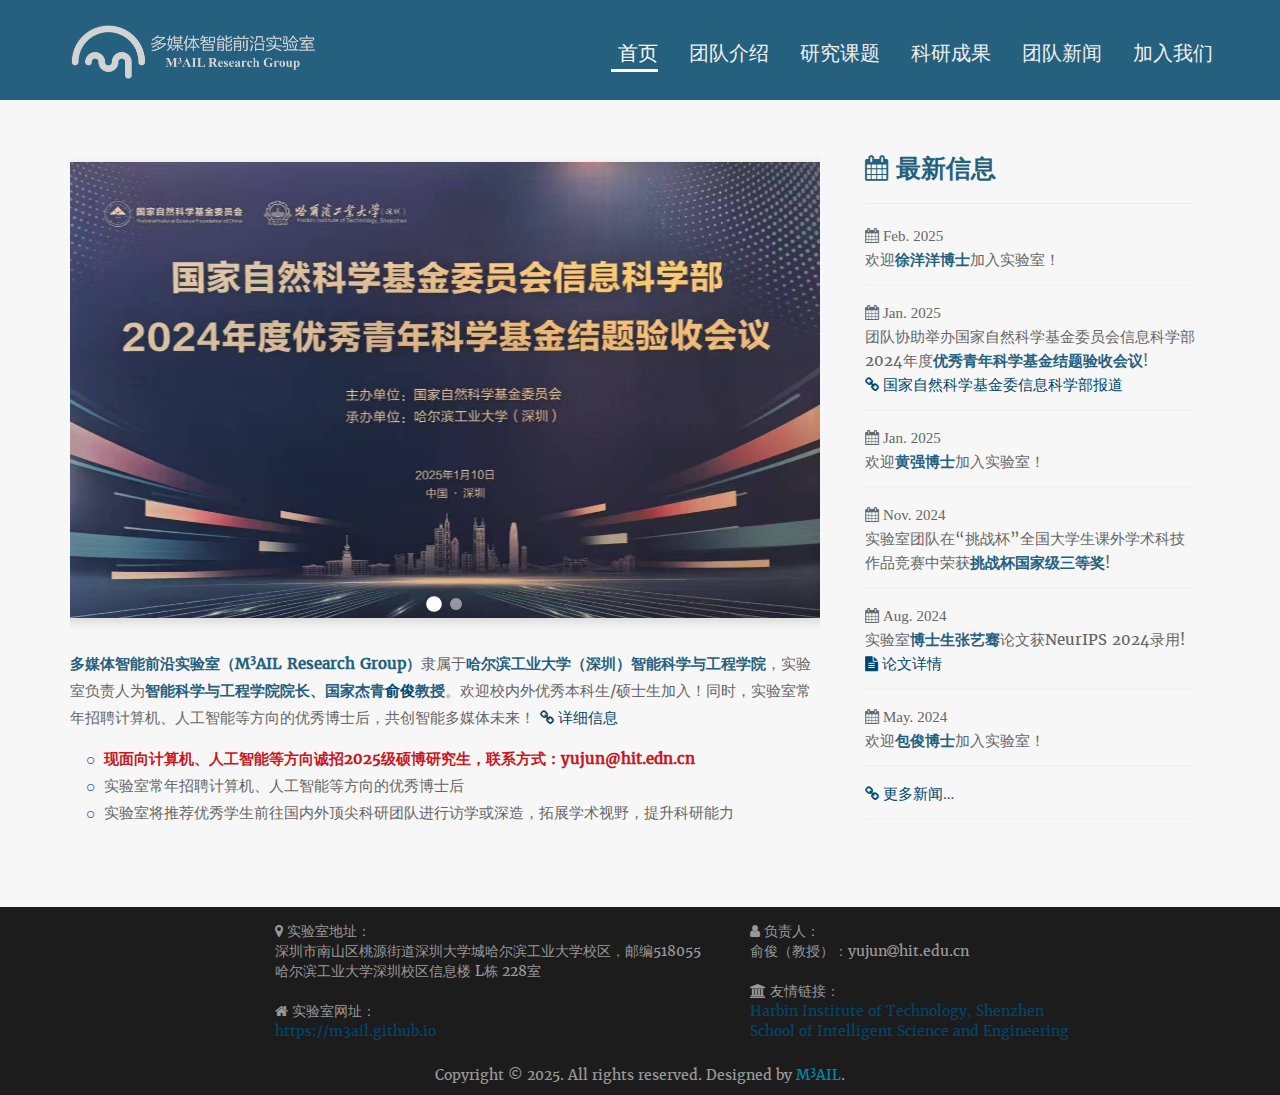
<file: index.html>
<!DOCTYPE html>
<html lang="en">

<head>
  <meta charset="utf-8" />
  <meta http-equiv="X-UA-Compatible" content="IE=edge" />
  <meta name="viewport" content="width=device-width, initial-scale=1" />
  <meta name="description" content="" />
  <meta name="author" content="" />
  <title>多媒体智能前沿实验室</title>
  <link rel="icon" type="image/x-icon" href="images/logo_head_0.png" />
  <!-- Bootstrap Core CSS -->
  <link href="css/bootstrap.min.css" rel="stylesheet" />
  <!-- Custom Fonts -->
  <link href="font-awesome/css/font-awesome.min.css" rel="stylesheet" type="text/css" />
  <!-- Custom CSS -->
  <link rel="stylesheet" href="css/patros.css" />
</head>

<body data-spy="scroll">
  <!-- Navigation -->
  <nav class="navbar navbar-inverse navbar-fixed-top">
    <div class="container">
      <div class="navbar-header">
        <button type="button" class="navbar-toggle" data-toggle="collapse" data-target="#bs-example-navbar-collapse-1">
          <span class="sr-only"></span>
          <span class="icon-bar"></span>
          <span class="icon-bar"></span>
          <span class="icon-bar"></span>
        </button>
        <a class="navbar-brand" href="index.html"><img src="images/logo.png" class="logo-img" alt="company logo" /></a>
      </div>
      <div class="collapse navbar-collapse" id="bs-example-navbar-collapse-1">
        <ul class="nav navbar-nav navbar-right custom-menu">
          <li class="active"><a href="index.html">首页</a></li>
          <li><a href="people.html">团队介绍</a></li>
          <li><a href="research.html">研究课题</a></li>
          <li><a href="publications.html">科研成果</a></li>
          <li><a href="news.html">团队新闻</a></li>
          <li><a href="joinus.html">加入我们</a></li>
        </ul>
      </div>
    </div>
  </nav>

  <!-- Page Content -->

  <section id="about">
    <div class="container blog">
      <div class="row">
        <!-- Blog Column -->
        <div class="col-md-8">
          <div class="slider-container">
            <div class="image-track">
              <!-- <a href="#1" class="image-item">
                <img src="images\IEEE SPS Best Paper - Jun Yu.png" alt="Image 1">
              </a> -->
              <a href="#1" class="image-item">
                <img src="news\images\conference-2.jpg" alt="Image 1">
              </a>
              <a href="#2" class="image-item">
                <img src="news\images\tiaozhanbei-1.jpg" alt="Image 2">
              </a>
              <!-- 添加更多图片 -->
            </div>
            <div class="pagination-dots"></div>
          </div>

          <p class="detail-text">
            <b><news-strong>多媒体智能前沿实验室（M<sup>3</sup>AIL Research Group）</news-strong></b>隶属于<b><news-strong>哈尔滨工业大学（深圳）智能科学与工程学院</news-strong></b>，实验室负责人为<b><news-strong>智能科学与工程学院院长、国家杰青<a href="https://faculty.hitsz.edu.cn/yujun" target="_blank">俞俊</a>教授</news-strong></b>。欢迎校内外优秀本科生/硕士生加入！同时，实验室常年招聘计算机、人工智能等方向的优秀博士后，共创智能多媒体未来！
            <a href="joinus.html" target="_blank">
              <i class="fa fa-link"> 详细信息</i></a>
            <br />
          </p>
          <ul>
            <li><strong>现面向计算机、人工智能等方向诚招2025级硕博研究生，联系方式：yujun@hit.edn.cn</strong></li>
            <li>实验室常年招聘计算机、人工智能等方向的优秀博士后</li>
            <li>实验室将推荐优秀学生前往国内外顶尖科研团队进行访学或深造，拓展学术视野，提升科研能力</li>
          </ul>
        </div>

        <!-- 侧边栏 -->
        <aside class="col-md-4">
          <!-- Latest News -->
          <div class="blog-sidebar">
            <h2 class="sidebar-title">
              <b><news-strong><i class="fa fa-calendar"></i> 最新信息</news-strong></b>
            </h2>
            <hr/>

            <div class="media">
              <div class="media-body">
                <i class="fa fa-calendar"> Feb. 2025</i> <br />
                欢迎<b><news-strong>徐洋洋博士</news-strong></b>加入实验室！
              </div>
            </div>

            <div class="media">
              <div class="media-body">
                <i class="fa fa-calendar"> Jan. 2025</i> <br />
                团队协助举办国家自然科学基金委员会信息科学部2024年度<b><news-strong>优秀青年科学基金结题验收会议</news-strong></b>! </br>
                <a href="https://www.nsfc.gov.cn/publish/portal0/tab445/info94329.htm"><i class="fa fa-link"> 国家自然科学基金委信息科学部报道</i></a>
              </div>
            </div>

            <div class="media">
              <div class="media-body">
                <i class="fa fa-calendar"> Jan. 2025</i> <br />
                欢迎<b><news-strong>黄强博士</news-strong></b>加入实验室！
              </div>
            </div>

            <div class="media">
              <div class="media-body">
                <i class="fa fa-calendar"> Nov. 2024</i> <br />
                实验室团队在“挑战杯”全国大学生课外学术科技作品竞赛中荣获<b><news-strong>挑战杯国家级三等奖</news-strong></b>!
              </div>
            </div>

            <div class="media">
              <div class="media-body">
                <i class="fa fa-calendar"> Aug. 2024</i> <br />
                实验室<b><news-strong>博士生张艺骞</news-strong></b>论文获NeurIPS 2024录用!<br />
                <a href="https://neurips.cc/virtual/2024/poster/96680" target="_blank"><i class="fa fa-file-text"> 论文详情</i></a>
              </div>
            </div>

            <div class="media">
              <div class="media-body">
                <i class="fa fa-calendar"> May. 2024</i> <br />
                欢迎<b><news-strong>包俊博士</news-strong></b>加入实验室！
              </div>
            </div>

            <div class="media">
              <a href="news.html"><i class="fa fa-link">  更多新闻...</i></a>
            </div>
          </div>
        </aside>


      </div>
    </div>
  </section>

  <footer id="footer">
    <div class="fotter">
      <div class="container">
        <div class="col-sm-2 right text-left">

        </div>
        <div class="col-sm-5 left text-left">
          <p>
            <i class="fa fa-1x fa-map-marker"></i> 实验室地址：<br />
            深圳市南山区桃源街道深圳大学城哈尔滨工业大学校区，邮编518055<br />
            哈尔滨工业大学深圳校区信息楼 L栋 228室<br /><br />
            <i class="fa fa-1x fa-home"></i> 实验室网址：<br />
            <a href="index.html">https://m3ail.github.io</a><br />
          </p>
        </div>
        <div class="col-sm-5 middle text-left">
          <p>
            <i class="fa fa-1x fa-user"></i> 负责人：<br />
            俞俊（教授）：yujun<i class="fa fa-1x fa-at"></i>hit.edu.cn
            <br /><br />
            <i class="fa fa-1x fa-university"></i> 友情链接：<br />
            <a href="https://www.hitsz.edu.cn/index.html" target="_blank">
              Harbin Institute of Technology, Shenzhen</a><br />
            <!-- 等待学院更新 -->
            <a href="https://www.hitsz.edu.cn/index.html" target="_blank">
              School of Intelligent Science and Engineering
            </a>
          </p>
        </div>
        <div class="clearfix"></div>
      </div>
    </div>

    <div class="container">
      <div class="row myfooter">
        <div class="text-center">
          Copyright &copy; 2025. All rights reserved. Designed by
          <a target="_blank" href="index.html">M<sup>3</sup>AIL</a>.
        </div>
      </div>
    </div>
  </footer>

  <script src="js/imagescrol.js"></script>
  <!-- jQuery -->
  <script src="js/jquery.js"></script>
  <!-- Bootstrap Core JavaScript -->
  <script src="js/bootstrap.min.js"></script>

  <!-- Portfolio -->
  <script src="js/jquery.quicksand.js"></script>

  <!--Jquery Smooth Scrolling-->
  <script>
    $(document).ready(function () {
      $('.custom-menu a[href^="#"], .intro-scroller .inner-link').on(
        "click",
        function (e) {
          e.preventDefault();

          var target = this.hash;
          var $target = $(target);

          $("html, body")
            .stop()
            .animate(
              {
                scrollTop: $target.offset().top,
              },
              900,
              "swing",
              function () {
                window.location.hash = target;
              }
            );
        }
      );

      $("a.page-scroll").bind("click", function (event) {
        var $anchor = $(this);
        $("html, body")
          .stop()
          .animate(
            {
              scrollTop: $($anchor.attr("href")).offset().top,
            },
            1500,
            "easeInOutExpo"
          );
        event.preventDefault();
      });

      $(".nav a").on("click", function () {
        $(".nav").find(".active").removeClass("active");
        $(this).parent().addClass("active");
      });

      $("body").append(
        '<div id="toTop" class="btn btn-primary color1"><span class="glyphicon glyphicon-chevron-up"></span></div>'
      );
      $(window).scroll(function () {
        if ($(this).scrollTop() != 0) {
          $("#toTop").fadeIn();
        } else {
          $("#toTop").fadeOut();
        }
      });
      $("#toTop").click(function () {
        $("html, body").animate({ scrollTop: 0 }, 700);
        return false;
      });
    });
  </script>
</body>

</html>
</file>
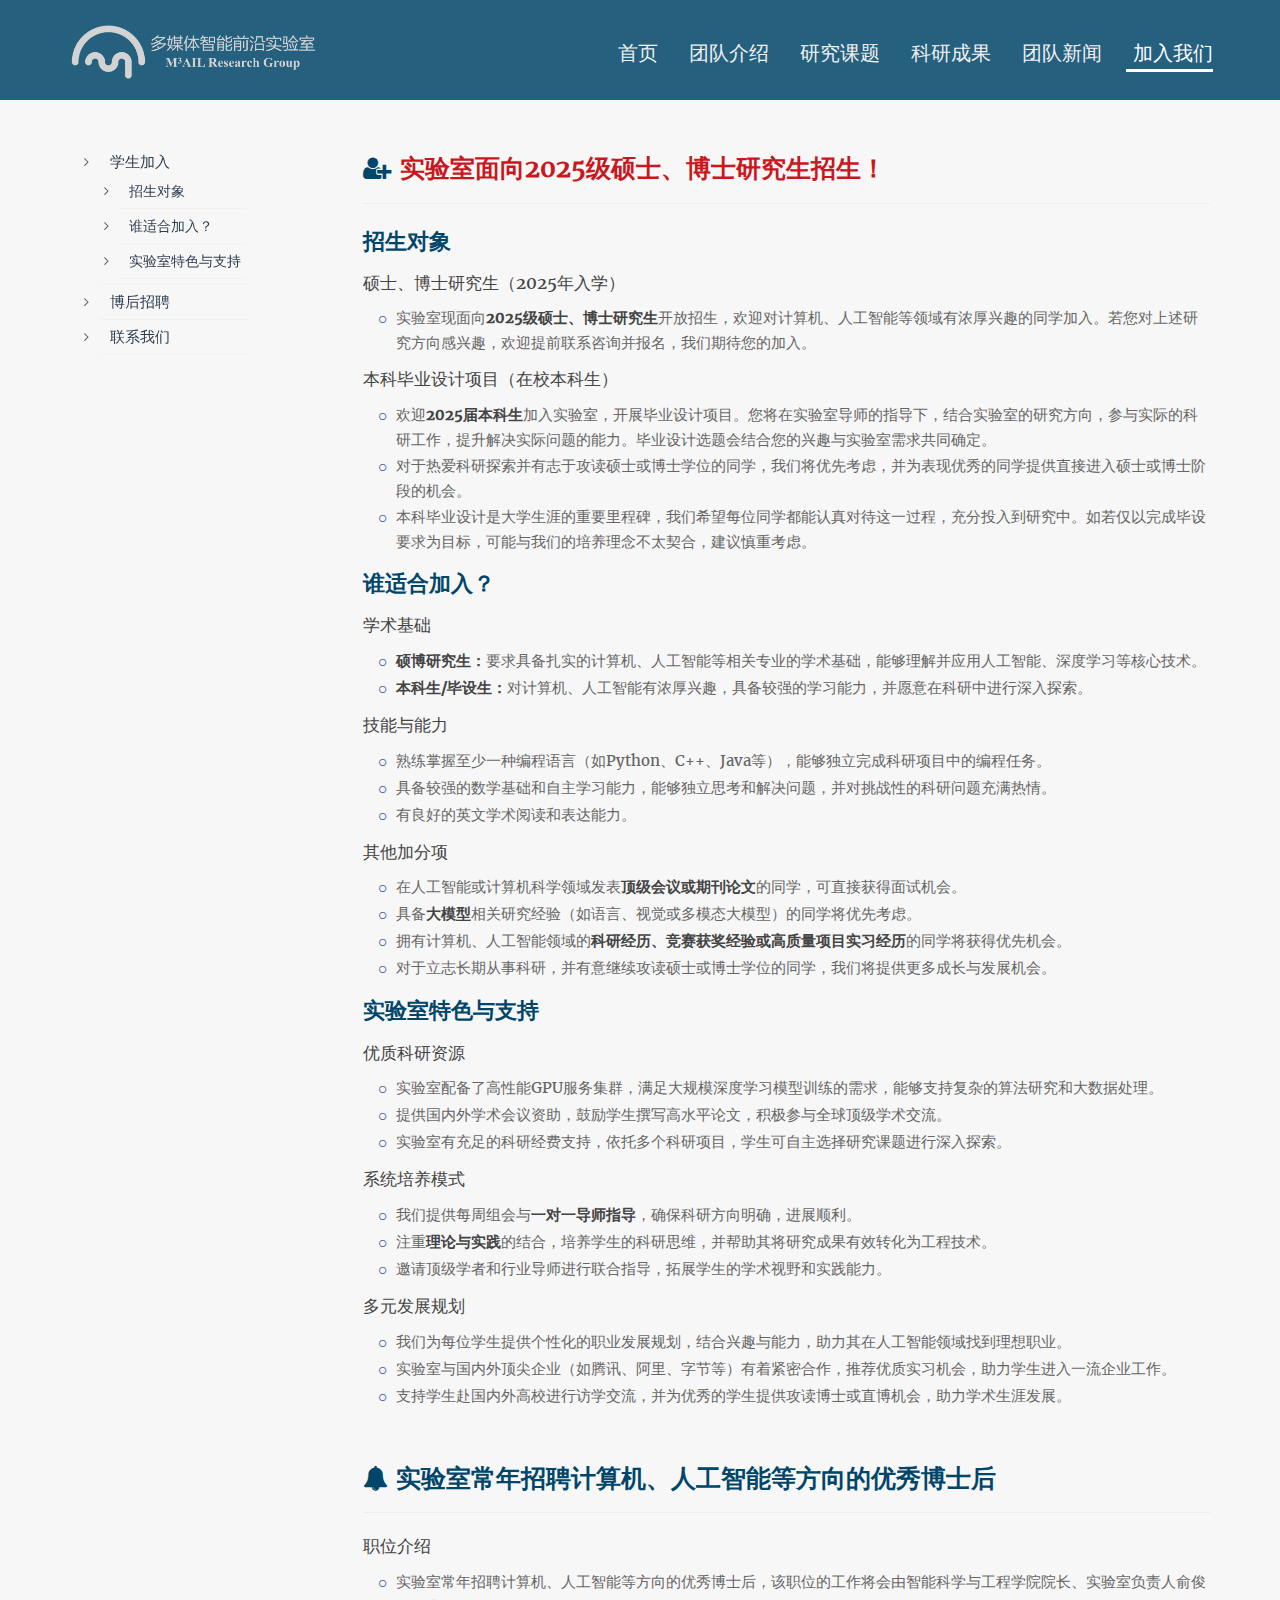
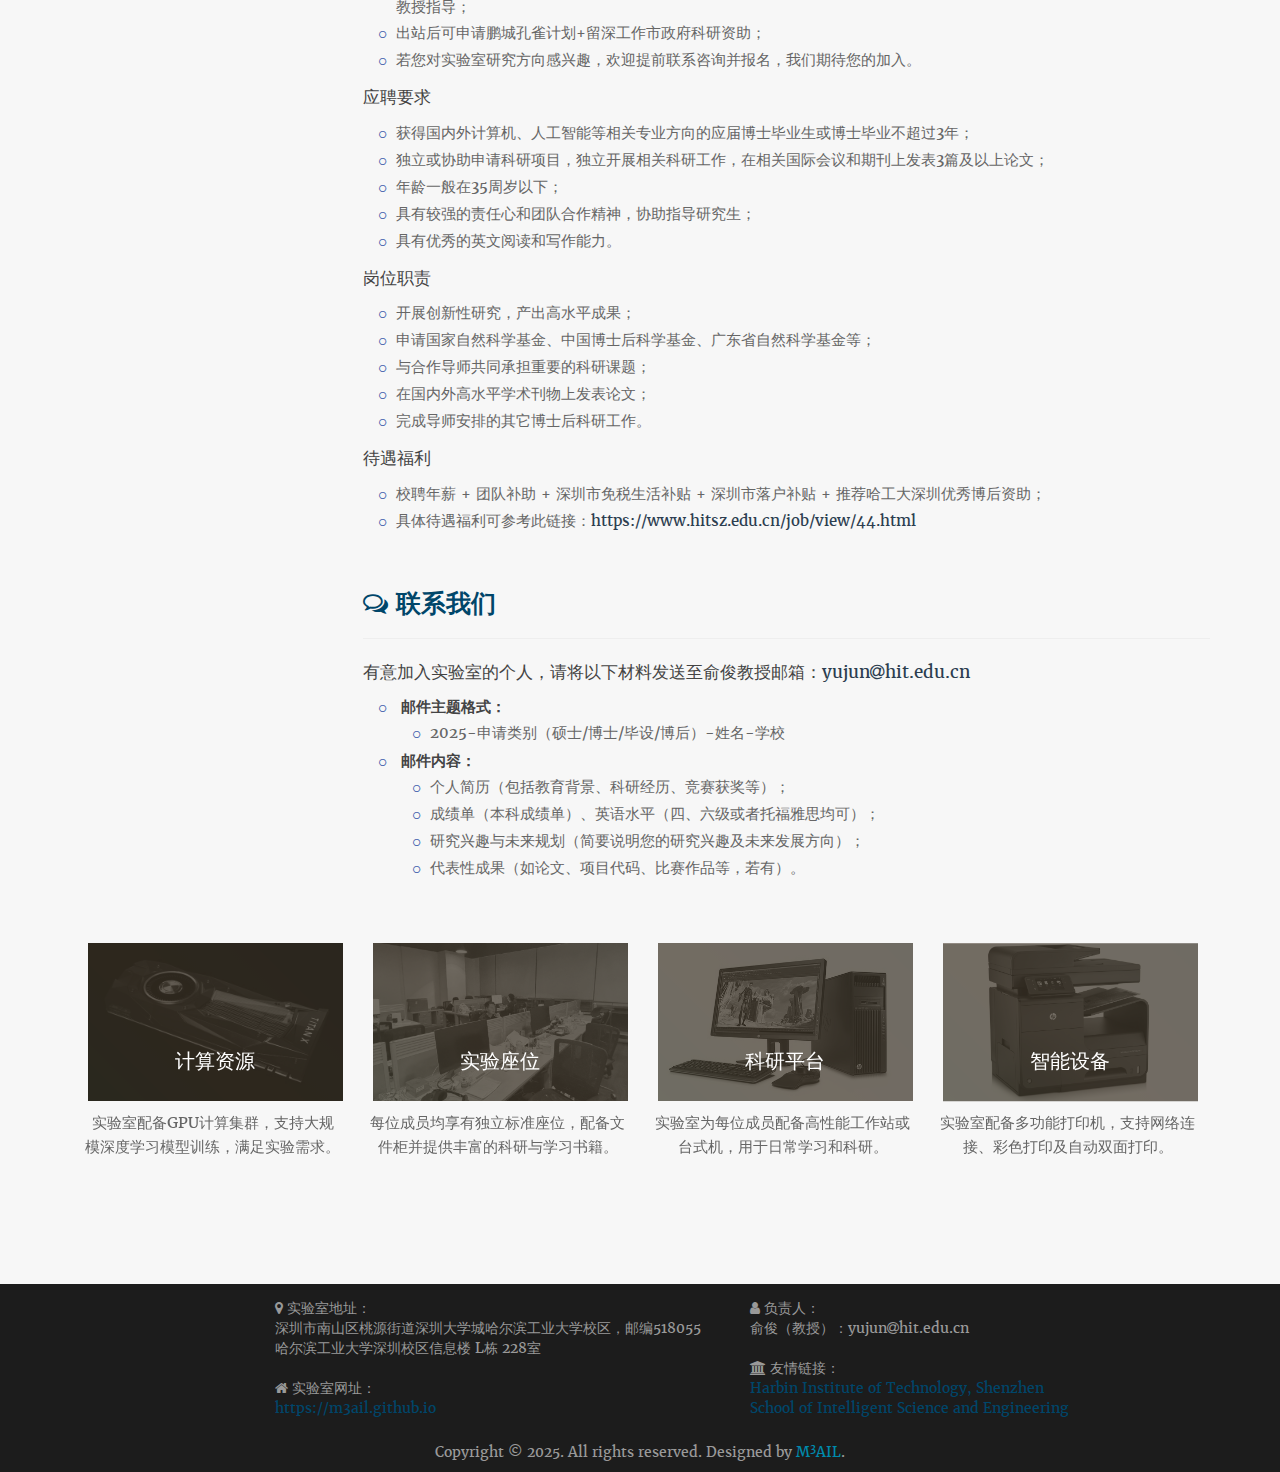
<file: joinus.html>
<!DOCTYPE html>
<html lang="en">

<head>
  <meta charset="utf-8" />
  <meta http-equiv="X-UA-Compatible" content="IE=edge" />
  <meta name="viewport" content="width=device-width, initial-scale=1" />
  <meta name="description" content="" />
  <meta name="author" content="" />
  <title>多媒体智能前沿实验室</title>
  <link rel="icon" type="image/x-icon" href="images/logo_head_0.png" />
  <!-- Bootstrap Core CSS -->
  <link href="css/bootstrap.min.css" rel="stylesheet" />
  <!-- Custom Fonts -->
  <link href="font-awesome/css/font-awesome.min.css" rel="stylesheet" type="text/css" />
  <!-- Custom CSS -->
  <link rel="stylesheet" href="css/patros.css" />
</head>

<body data-spy="scroll">
  <!-- Navigation -->
  <nav class="navbar navbar-inverse navbar-fixed-top">
    <div class="container">
      <div class="navbar-header">
        <button type="button" class="navbar-toggle" data-toggle="collapse" data-target="#bs-example-navbar-collapse-1">
          <span class="sr-only">Toggle navigation</span>
          <span class="icon-bar"></span>
          <span class="icon-bar"></span>
          <span class="icon-bar"></span>
        </button>
        <a class="navbar-brand" href="index.html"><img src="images/logo.png" class="logo-img" alt="company logo" /></a>
      </div>
      <div class="collapse navbar-collapse" id="bs-example-navbar-collapse-1">
        <ul class="nav navbar-nav navbar-right custom-menu">
          <li><a href="index.html">首页</a></li>
          <li><a href="people.html">团队介绍</a></li>
          <li><a href="research.html">研究课题</a></li>
          <li><a href="publications.html">科研成果</a></li>
          <li><a href="news.html">团队新闻</a></li>
          <li class="active"><a href="joinus.html">加入我们</a></li>
        </ul>
      </div>
    </div>
  </nav>

  <!-- Page Content -->
  <section id="bloghome">
    <div class="container blog">
      <div class="row">
        <!-- Blog Column -->

        <!-- Blog Sidebar Column -->
        <aside class="col-md-3">
          <!-- Blog Categories -->
          <div class="outline-sidebar">
            <ul class="sidebar-list">
              <li><a href="#student"> 学生加入 </a>
                <ul class="sub-list"> 
                  <li><a href="#who"> 招生对象 </a></li>
                  <li><a href="#requirement"> 谁适合加入？ </a></li>
                  <li><a href="#support"> 实验室特色与支持 </a></li>
                </ul>
              </li>
              <li><a href="#researcher"> 博后招聘 </a></li>
              <li><a href="#contact_us"> 联系我们 </a></li>
            </ul>
          </div>
        </aside>

        <div class="col-md-9">
          <!-- 学生 -->
          <div class="row blogu">
            <div class="col-sm-12 col-md-12">
              <h2 id="student">
                <i class="fa fa-1x fa-user-plus"></i>
                <strong>实验室面向2025级硕士、博士研究生招生！</strong>
              </h2>
              <hr />
            
              <!-- 招生对象 -->
              <h3 id="who">招生对象</h3>
              <h5>硕士、博士研究生（2025年入学）</h5>
              <ul>
                <li>实验室现面向<b>2025级硕士、博士研究生</b>开放招生，欢迎对计算机、人工智能等领域有浓厚兴趣的同学加入。若您对上述研究方向感兴趣，欢迎提前联系咨询并报名，我们期待您的加入。</li>
              </ul>

              <h5>本科毕业设计项目（在校本科生）</h5>
              <ul>
                <li>欢迎<b>2025届本科生</b>加入实验室，开展毕业设计项目。您将在实验室导师的指导下，结合实验室的研究方向，参与实际的科研工作，提升解决实际问题的能力。毕业设计选题会结合您的兴趣与实验室需求共同确定。</li>
                <li>对于热爱科研探索并有志于攻读硕士或博士学位的同学，我们将优先考虑，并为表现优秀的同学提供直接进入硕士或博士阶段的机会。</li>
                <li>本科毕业设计是大学生涯的重要里程碑，我们希望每位同学都能认真对待这一过程，充分投入到研究中。如若仅以完成毕设要求为目标，可能与我们的培养理念不太契合，建议慎重考虑。</li>
              </ul>


              <!-- 谁适合加入？ -->
              <h3 id="requirement">谁适合加入？</h3>
              <h5>学术基础</h5>
              <ul>
                <li><b>硕博研究生：</b>要求具备扎实的计算机、人工智能等相关专业的学术基础，能够理解并应用人工智能、深度学习等核心技术。</li>
                <li><b>本科生/毕设生：</b>对计算机、人工智能有浓厚兴趣，具备较强的学习能力，并愿意在科研中进行深入探索。</li>
              </ul>

              <h5>技能与能力</h5>
              <ul>
                <li>熟练掌握至少一种编程语言（如Python、C++、Java等），能够独立完成科研项目中的编程任务。</li>
                <li>具备较强的数学基础和自主学习能力，能够独立思考和解决问题，并对挑战性的科研问题充满热情。</li>
                <li>有良好的英文学术阅读和表达能力。</li>
              </ul>

              <h5> 其他加分项</h5>
              <ul>
                <li>在人工智能或计算机科学领域发表<b>顶级会议或期刊论文</b>的同学，可直接获得面试机会。</li>
                <li>具备<b>大模型</b>相关研究经验（如语言、视觉或多模态大模型）的同学将优先考虑。</li>
                <li>拥有计算机、人工智能领域的<b>科研经历、竞赛获奖经验或高质量项目实习经历</b>的同学将获得优先机会。</li>
                <li>对于立志长期从事科研，并有意继续攻读硕士或博士学位的同学，我们将提供更多成长与发展机会。</li>
              </ul>

              <!-- 实验室特色与支持 -->
              <h3 id="support">实验室特色与支持</h3>
              <h5>优质科研资源</h5>
              <ul>
                <li>实验室配备了高性能GPU服务集群，满足大规模深度学习模型训练的需求，能够支持复杂的算法研究和大数据处理。</li>
                <li>提供国内外学术会议资助，鼓励学生撰写高水平论文，积极参与全球顶级学术交流。</li>
                <li>实验室有充足的科研经费支持，依托多个科研项目，学生可自主选择研究课题进行深入探索。</li>
              </ul>

              <h5>系统培养模式</h5>
              <ul>
                <li>我们提供每周组会与<b>一对一导师指导</b>，确保科研方向明确，进展顺利。</li>
                <li>注重<b>理论与实践</b>的结合，培养学生的科研思维，并帮助其将研究成果有效转化为工程技术。</li>
                <li>邀请顶级学者和行业导师进行联合指导，拓展学生的学术视野和实践能力。</li>
              </ul>

              <h5>多元发展规划</h5>
              <ul>
                <li>我们为每位学生提供个性化的职业发展规划，结合兴趣与能力，助力其在人工智能领域找到理想职业。</li>
                <li>实验室与国内外顶尖企业（如腾讯、阿里、字节等）有着紧密合作，推荐优质实习机会，助力学生进入一流企业工作。</li>
                <li>支持学生赴国内外高校进行访学交流，并为优秀的学生提供攻读博士或直博机会，助力学术生涯发展。</li>
              </ul>
            </div>
          </div>

          <!-- Researcher -->
          <div class="row blogu">
            <div class="col-sm-12 col-md-12">
              <h2 id="researcher">
                <i class="fa fa-1x fa-bell"></i>
                实验室常年招聘计算机、人工智能等方向的优秀博士后
              </h2>
              <hr />

              <h5>职位介绍</h5>
              <ul>
                <li>实验室常年招聘计算机、人工智能等方向的优秀博士后，该职位的工作将会由智能科学与工程学院院长、实验室负责人俞俊教授指导；</li>
                <li>出站后可申请鹏城孔雀计划+留深工作市政府科研资助；</li>
                <li>若您对实验室研究方向感兴趣，欢迎提前联系咨询并报名，我们期待您的加入。</li>
              </ul>

              <h5>应聘要求</h5>
              <ul>
                <li>获得国内外计算机、人工智能等相关专业方向的应届博士毕业生或博士毕业不超过3年；</li>
                <li>独立或协助申请科研项目，独立开展相关科研工作，在相关国际会议和期刊上发表3篇及以上论文；</li>
                <li>年龄一般在35周岁以下；</li>
                <li>具有较强的责任心和团队合作精神，协助指导研究生；</li>
                <li>具有优秀的英文阅读和写作能力。</li>
              </ul>

              <h5>岗位职责</h5>
              <ul>
                <li>开展创新性研究，产出高水平成果；</li>
                <li>申请国家自然科学基金、中国博士后科学基金、广东省自然科学基金等；</li>
                <li>与合作导师共同承担重要的科研课题；</li>
                <li>在国内外高水平学术刊物上发表论文；</li>
                <li>完成导师安排的其它博士后科研工作。</li>
              </ul>
            
              <h5>待遇福利</h5>
              <ul>
                <li>校聘年薪 + 团队补助 + 深圳市免税生活补贴 + 深圳市落户补贴 + 推荐哈工大深圳优秀博后资助；</li>
                <li>具体待遇福利可参考此链接：<a href="https://www.hitsz.edu.cn/job/view/44.html">https://www.hitsz.edu.cn/job/view/44.html</a></li>
              </ul>
            </div>
          </div>
          
          <!-- 联系我们 -->
          <div class="row blogu">
            <div class="col-sm-12 col-md-12">
              <h2 id="contact_us">
                <i class="fa fa-1x fa-comments-o"></i>
                联系我们
              </h2>
              <hr />
              <h5>有意加入实验室的个人，请将以下材料发送至俞俊教授邮箱：<a href="mailto:yujun@hit.edn.cn">yujun<i class="fa fa-1x fa-at"></i>hit.edu.cn</a></h5>
              <ul>
                <li>
                  <b>邮件主题格式：</b>
                  <ul><li>2025-申请类别（硕士/博士/毕设/博后）-姓名-学校</li></ul>
                </li>
                <li>
                  <b>邮件内容：</b>
                   <ul>
                    <li>个人简历（包括教育背景、科研经历、竞赛获奖等）；</li>
                    <li>成绩单（本科成绩单）、英语水平（四、六级或者托福雅思均可）；</li>
                    <li>研究兴趣与未来规划（简要说明您的研究兴趣及未来发展方向）；</li>
                    <li>代表性成果（如论文、项目代码、比赛作品等，若有）。</li>
                   </ul>
                </li>
              </ul>
            </div>
          </div>
          <!-- add more  -->
        </div>

        <div class="col-md-12 col-md-offset-0 homeport1">
          <div class="col-xs-12 col-sm-12 col-md-3 portfolio-item">
            <figure class="effect-oscar">
              <img src="images/workingenvironment/titanxp.jpg" alt="img09" class="img-responsive" />
              <figcaption>
                <h2>计算资源</h2>
              </figcaption>
            </figure>
            <p class="text-center">
              实验室配备GPU计算集群，支持大规模深度学习模型训练，满足实验需求。
            </p>
          </div>

          <div class="col-xs-12 col-sm-12 col-md-3 portfolio-item">
            <figure class="effect-oscar">
              <img src="images/workingenvironment/labroom.jpg" alt="img09" class="img-responsive" />
              <figcaption>
                <h2>实验座位</h2>
              </figcaption>
            </figure>
            <p class="text-center">
              每位成员均享有独立标准座位，配备文件柜并提供丰富的科研与学习书籍。
            </p>
          </div>
          
          <div class="col-xs-12 col-sm-12 col-md-3 portfolio-item">
            <figure class="effect-oscar">
              <img src="images/workingenvironment/workstation.jpg" alt="img09" class="img-responsive" />
              <figcaption>
                <h2>科研平台</h2>
              </figcaption>
            </figure>
            <p class="text-center">
              实验室为每位成员配备高性能工作站或台式机，用于日常学习和科研。
            </p>
          </div>

          <div class="col-xs-12 col-sm-12 col-md-3 portfolio-item">
            <figure class="effect-oscar">
              <img src="images/workingenvironment/officejet-pro-x476dw.jpg" alt="img09" class="img-responsive" />
              <figcaption>
                <h2>智能设备</h2>
              </figcaption>
            </figure>
            <p class="text-center">
              实验室配备多功能打印机，支持网络连接、彩色打印及自动双面打印。
            </p>
          </div>

        </div>
      </div>
    </div>
  </section>

  <footer id="footer">
    <div class="fotter">
      <div class="container">
        <div class="col-sm-2 right text-left">

        </div>
        <div class="col-sm-5 left text-left">
          <p>
            <i class="fa fa-1x fa-map-marker"></i> 实验室地址：<br />
            深圳市南山区桃源街道深圳大学城哈尔滨工业大学校区，邮编518055<br />
            哈尔滨工业大学深圳校区信息楼 L栋 228室<br /><br />
            <i class="fa fa-1x fa-home"></i> 实验室网址：<br />
            <a href="index.html">https://m3ail.github.io</a><br />
          </p>
        </div>
        <div class="col-sm-5 middle text-left">
          <p>
            <i class="fa fa-1x fa-user"></i> 负责人：<br />
            俞俊（教授）：yujun<i class="fa fa-1x fa-at"></i>hit.edu.cn
            <br /><br />
            <i class="fa fa-1x fa-university"></i> 友情链接：<br />
            <a href="https://www.hitsz.edu.cn/index.html" target="_blank">
              Harbin Institute of Technology, Shenzhen</a
            ><br />
            <!-- 等待学院更新 -->
            <a href="https://www.hitsz.edu.cn/index.html" target="_blank">
              School of Intelligent Science and Engineering
            </a>
          </p>
        </div>
        <div class="clearfix"></div>
      </div>
    </div>

    <div class="container">
      <div class="row myfooter">
        <div class="text-center">
          Copyright &copy; 2025. All rights reserved. Designed by
          <a target="_blank" href="index.html">M<sup>3</sup>AIL</a>.
        </div>
      </div>
    </div>
  </footer>

  <!-- jQuery -->
  <script src="js/jquery.js"></script>
  <!-- Bootstrap Core JavaScript -->
  <script src="js/bootstrap.min.js"></script>

  <!-- Portfolio -->
  <script src="js/jquery.quicksand.js"></script>

  <!--Jquery Smooth Scrolling-->
  <script>
    $(document).ready(function () {
      $('.custom-menu a[href^="#"], .intro-scroller .inner-link').on(
        "click",
        function (e) {
          e.preventDefault();

          var target = this.hash;
          var $target = $(target);

          $("html, body")
            .stop()
            .animate(
              {
                scrollTop: $target.offset().top,
              },
              900,
              "swing",
              function () {
                window.location.hash = target;
              }
            );
        }
      );

      $("a.page-scroll").bind("click", function (event) {
        var $anchor = $(this);
        $("html, body")
          .stop()
          .animate(
            {
              scrollTop: $($anchor.attr("href")).offset().top,
            },
            1500,
            "easeInOutExpo"
          );
        event.preventDefault();
      });

      $(".nav a").on("click", function () {
        $(".nav").find(".active").removeClass("active");
        $(this).parent().addClass("active");
      });

      $("body").append(
        '<div id="toTop" class="btn btn-primary color1"><span class="glyphicon glyphicon-chevron-up"></span></div>'
      );
      $(window).scroll(function () {
        if ($(this).scrollTop() != 0) {
          $("#toTop").fadeIn();
        } else {
          $("#toTop").fadeOut();
        }
      });
      $("#toTop").click(function () {
        $("html, body").animate({ scrollTop: 0 }, 700);
        return false;
      });
    });
  </script>
</body>

</html>
</file>
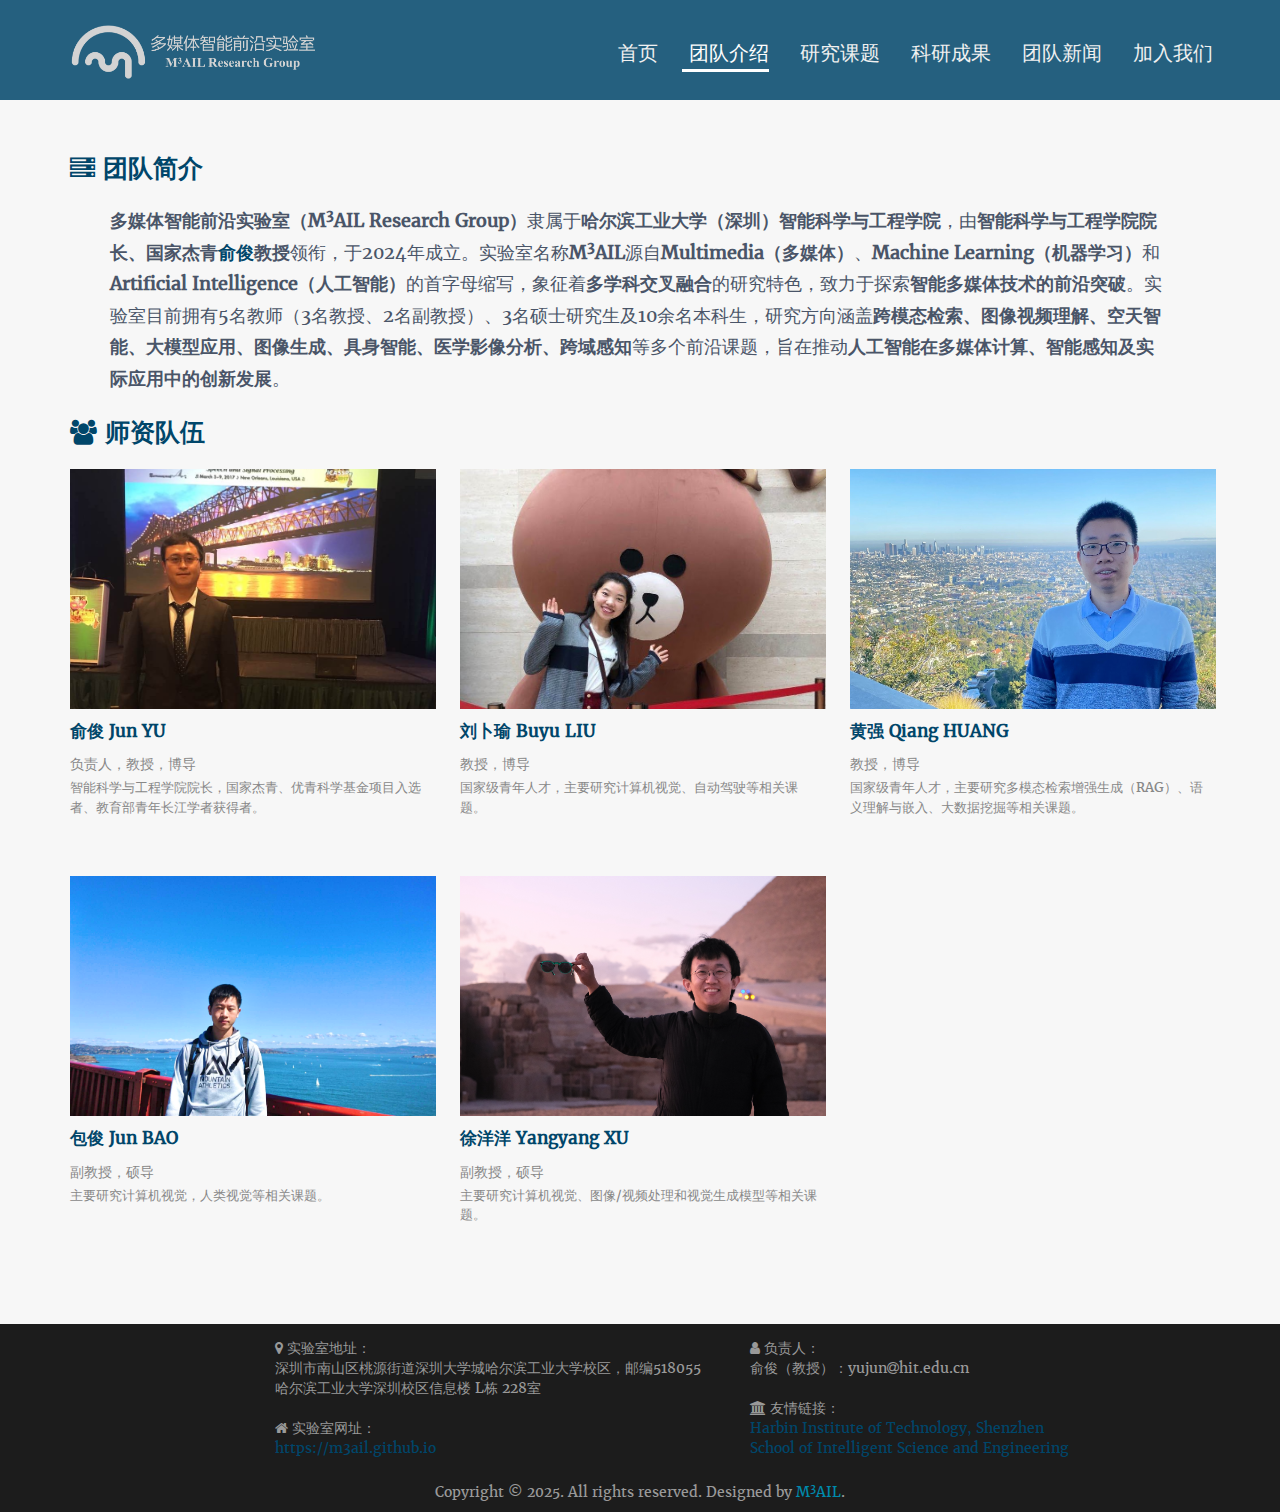
<file: people.html>
﻿<!--
 * @Description: 
 * @Author: fangn
 * @Github: 
 * @Date: 2019-09-26 13:19:59
 * @LastEditors: fangn
 * @LastEditTime: 2019-09-26 16:50:36
 -->
<!DOCTYPE html>
<html lang="en">

<head>
  <meta charset="utf-8" />
  <meta http-equiv="X-UA-Compatible" content="IE=edge" />
  <meta name="viewport" content="width=device-width, initial-scale=1" />
  <meta name="description" content="" />
  <meta name="author" content="" />
  <title>多媒体智能前沿实验室</title>
  <link rel="icon" type="image/x-icon" href="images/logo_head_0.png" />
  <!-- Bootstrap Core CSS -->
  <link href="css/bootstrap.min.css" rel="stylesheet" />
  <!-- Custom Fonts -->
  <link href="font-awesome/css/font-awesome.min.css" rel="stylesheet" type="text/css" />
  <!-- Custom CSS -->
  <link rel="stylesheet" href="css/patros.css" />
  <link rel="stylesheet" href="css/people.css" />
  <link rel="stylesheet" href="css/introduction.css" />
</head>

<body data-spy="scroll">
  <!-- Navigation -->
  <nav class="navbar navbar-inverse navbar-fixed-top">
    <div class="container">
      <div class="navbar-header">
        <button type="button" class="navbar-toggle" data-toggle="collapse" data-target="#bs-example-navbar-collapse-1">
          <span class="sr-only">Toggle navigation</span>
          <span class="icon-bar"></span>
          <span class="icon-bar"></span>
          <span class="icon-bar"></span>
        </button>
        <a class="navbar-brand" href="index.html"><img src="images/logo.png" class="logo-img" alt="company logo" /></a>
      </div>
      <div class="collapse navbar-collapse" id="bs-example-navbar-collapse-1">
        <ul class="nav navbar-nav navbar-right custom-menu">
          <li><a href="index.html">首页</a></li>
          <li class="active"><a href="people.html">团队介绍</a></li>
          <li><a href="research.html">研究课题</a></li>
          <li><a href="publications.html">科研成果</a></li>
          <li><a href="news.html">团队新闻</a></li>
          <li><a href="joinus.html">加入我们</a></li>
        </ul>
      </div>
    </div>
  </nav>

  <!-- Page Content -->
  <section id="meet-team">
    <div class="container">
      <h2><i class="fa fa-server">‌</i> 团队简介</h2>
      <div class="profile-content">
        <p class="detail-text">
          <b>多媒体智能前沿实验室（M<sup>3</sup>AIL Research Group）</b>隶属于<b>哈尔滨工业大学（深圳）智能科学与工程学院</b>，由<b>智能科学与工程学院院长、国家杰青<a href="https://faculty.hitsz.edu.cn/yujun" target="_blank">俞俊</a>教授</b>领衔，于2024年成立。实验室名称<b>M<sup>3</sup>AIL</b>源自<b>Multimedia（多媒体）</b>、<b>Machine Learning（机器学习）</b>和<b>Artificial Intelligence（人工智能）</b>的首字母缩写，象征着<b>多学科交叉融合</b>的研究特色，致力于探索<b>智能多媒体技术的前沿突破</b>。实验室目前拥有5名教师（3名教授、2名副教授）、3名硕士研究生及10余名本科生，研究方向涵盖<b>跨模态检索、图像视频理解、空天智能、大模型应用、图像生成、具身智能、医学影像分析、跨域感知</b>等多个前沿课题，旨在推动<b>人工智能在多媒体计算、智能感知及实际应用中的创新发展</b>。
        </p>
      </div>
    </div>

    <div class="container">
      <div class="row">
        <div class="col-md-12 col-md-offset-0">
          <h2><i class="fa fa-users">‌</i> 师资队伍</h2>

          <!-- 教师每3个人一行 -->
          <div class="row teamspace">
            <!-- Yu Jun -->
            <div class="col-xs-12 col-sm-6 col-md-4">
              <div class="team-member">
                <div class="team-img">
                  <a href="https://sites.google.com/view/yu-jun" target="_blank"><img class="img-responsive"
                      src="images/junyu.jpg" alt="" /></a>
                </div>
                <div class="team-info">
                  <h5>
                    <a href="https://faculty.hitsz.edu.cn/yujun" target="_blank"><b>俞俊 Jun YU</b></a>
                  </h5>
                  <span>负责人，教授，博导</span>
                </div>
                <p>
                  智能科学与工程学院院长，国家杰青、优青科学基金项目入选者、教育部青年长江学者获得者。
                </p>
              </div>
            </div>

            <!-- Liu Buyu  -->
            <div class="col-xs-12 col-sm-6 col-md-4">
              <div class="team-member">
                <div class="team-img">
                  <a href="https://sites.google.com/site/buyuliu911/home" target="_blank"><img class="img-responsive"
                      src="images/buyuliu.jpg" alt="" /></a>
                </div>
                <div class="team-info">
                  <h5>
                    <a href="https://faculty.hitsz.edu.cn/liubuyu" target="_blank"><b>刘卜瑜 Buyu LIU</b></a>
                  </h5>
                  <span>教授，博导</span>
                </div>
                <p>
                  国家级青年人才，主要研究计算机视觉、自动驾驶等相关课题。
                </p>
              </div>
            </div>
            
            <!-- Huang Qiang -->
            <div class="col-xs-12 col-sm-6 col-md-4">
              <div class="team-member">
                <div class="team-img">
                  <a href="https://sites.google.com/site/qianghuang2017/home" target="_blank"><img
                      class="img-responsive" src="images/qianghuang.jpg" alt="" /></a>
                </div>
                <div class="team-info">
                  <h5>
                    <a href="https://faculty.hitsz.edu.cn/huangqiang" target="_blank"><b>黄强 Qiang HUANG</b></a>
                  </h5>
                  <span>教授，博导</span>
                </div>
                <p>
                  国家级青年人才，主要研究多模态检索增强生成（RAG）、语义理解与嵌入、大数据挖掘等相关课题。
                </p>
              </div>
            </div>
          </div>

          <!-- 教师每3个人一行 -->
          <div class="row teamspace">
            <!-- Bao Jun -->
            <div class="col-xs-12 col-sm-6 col-md-4">
              <div class="team-member">
                <div class="team-img">
                  <a href="https://faculty.hitsz.edu.cn/baojun" target="_blank"><img
                      class="img-responsive" src="images/junbao.jpg" alt="" /></a>
                </div>
                <div class="team-info">
                  <h5>
                    <a href="https://faculty.hitsz.edu.cn/baojun" target="_blank"><b>包俊 Jun
                      BAO</b></a>
                  </h5>
                  <span>副教授，硕导</span>
                </div>
                <p>
                  主要研究计算机视觉，人类视觉等相关课题。
                </p>
              </div>
            </div>

            <!-- Xu Yangyang -->
            <div class="col-xs-12 col-sm-6 col-md-4">
              <div class="team-member">
                <div class="team-img">
                  <a href="https://cnnlstm.github.io/" target="_blank"><img class="img-responsive"
                      src="images/yangyangxu.jpg" alt="" /></a>
                </div>
                <div class="team-info">
                  <h5>
                    <a href="https://faculty.hitsz.edu.cn/xuyangyang" target="_blank"><b>徐洋洋 Yangyang XU</b></a>
                  </h5>
                  <span>副教授，硕导</span>
                </div>
                <p>
                  主要研究计算机视觉、图像/视频处理和视觉生成模型等相关课题。
                </p>
              </div>
            </div>

            <!-- Zhang yonggang -->
            <!-- <div class="col-xs-12 col-sm-6 col-md-4">
              <div class="team-member">
                <div class="team-img">
                  <a href="https://yonggangzhangben.github.io/index.html" target="_blank"><img class="img-responsive"
                      src="images/yonggangzhang.jpg" alt="" /></a>
                </div>
                <div class="team-info">
                  <h5>
                    <a href="https://yonggangzhangben.github.io/index.html" target="_blank">张永岗 Yonggang ZHANG</a>
                  </h5>
                  <span>香港浸会大学博士后研究员</span>
                </div>
                <p>
                  主要研究对抗学习、联邦学习和分布外学习等相关课题。
                </p>
              </div>
            </div> -->
          </div>

        </div>
      </div>
    </div>
  </section>

  <footer id="footer">
    <div class="fotter">
      <div class="container">
        <div class="col-sm-2 right text-left">

        </div>
        <div class="col-sm-5 left text-left">
          <p>
            <i class="fa fa-1x fa-map-marker"></i> 实验室地址：<br />
            深圳市南山区桃源街道深圳大学城哈尔滨工业大学校区，邮编518055<br />
            哈尔滨工业大学深圳校区信息楼 L栋 228室<br /><br />
            <i class="fa fa-1x fa-home"></i> 实验室网址：<br />
            <a href="index.html">https://m3ail.github.io</a><br />
          </p>
        </div>
        <div class="col-sm-5 middle text-left">
          <p>
            <i class="fa fa-1x fa-user"></i> 负责人：<br />
            俞俊（教授）：yujun<i class="fa fa-1x fa-at"></i>hit.edu.cn
            <br /><br />
            <i class="fa fa-1x fa-university"></i> 友情链接：<br />
            <a href="https://www.hitsz.edu.cn/index.html" target="_blank">
              Harbin Institute of Technology, Shenzhen</a><br />
            <!-- 等待学院更新 -->
            <a href="https://www.hitsz.edu.cn/index.html" target="_blank">
              School of Intelligent Science and Engineering
            </a>
          </p>
        </div>
        <div class="clearfix"></div>
      </div>
    </div>

    <div class="container">
      <div class="row myfooter">
        <div class="text-center">
          Copyright &copy; 2025. All rights reserved. Designed by
          <a target="_blank" href="index.html">M<sup>3</sup>AIL</a>.
        </div>
      </div>
    </div>
  </footer>

  <!-- jQuery -->
  <script src="js/jquery.js"></script>
  <!-- Bootstrap Core JavaScript -->
  <script src="js/bootstrap.min.js"></script>

  <!-- Portfolio -->
  <script src="js/jquery.quicksand.js"></script>

  <!--Jquery Smooth Scrolling-->
  <script>
    $(document).ready(function () {
      $('.custom-menu a[href^="#"], .intro-scroller .inner-link').on(
        "click",
        function (e) {
          e.preventDefault();

          var target = this.hash;
          var $target = $(target);

          $("html, body")
            .stop()
            .animate(
              {
                scrollTop: $target.offset().top,
              },
              900,
              "swing",
              function () {
                window.location.hash = target;
              }
            );
        }
      );

      $("a.page-scroll").bind("click", function (event) {
        var $anchor = $(this);
        $("html, body")
          .stop()
          .animate(
            {
              scrollTop: $($anchor.attr("href")).offset().top,
            },
            1500,
            "easeInOutExpo"
          );
        event.preventDefault();
      });

      $(".nav a").on("click", function () {
        $(".nav").find(".active").removeClass("active");
        $(this).parent().addClass("active");
      });

      $("body").append(
        '<div id="toTop" class="btn btn-primary color1"><span class="glyphicon glyphicon-chevron-up"></span></div>'
      );
      $(window).scroll(function () {
        if ($(this).scrollTop() != 0) {
          $("#toTop").fadeIn();
        } else {
          $("#toTop").fadeOut();
        }
      });
      $("#toTop").click(function () {
        $("html, body").animate({ scrollTop: 0 }, 700);
        return false;
      });
    });
  </script>
</body>

</html>
</file>
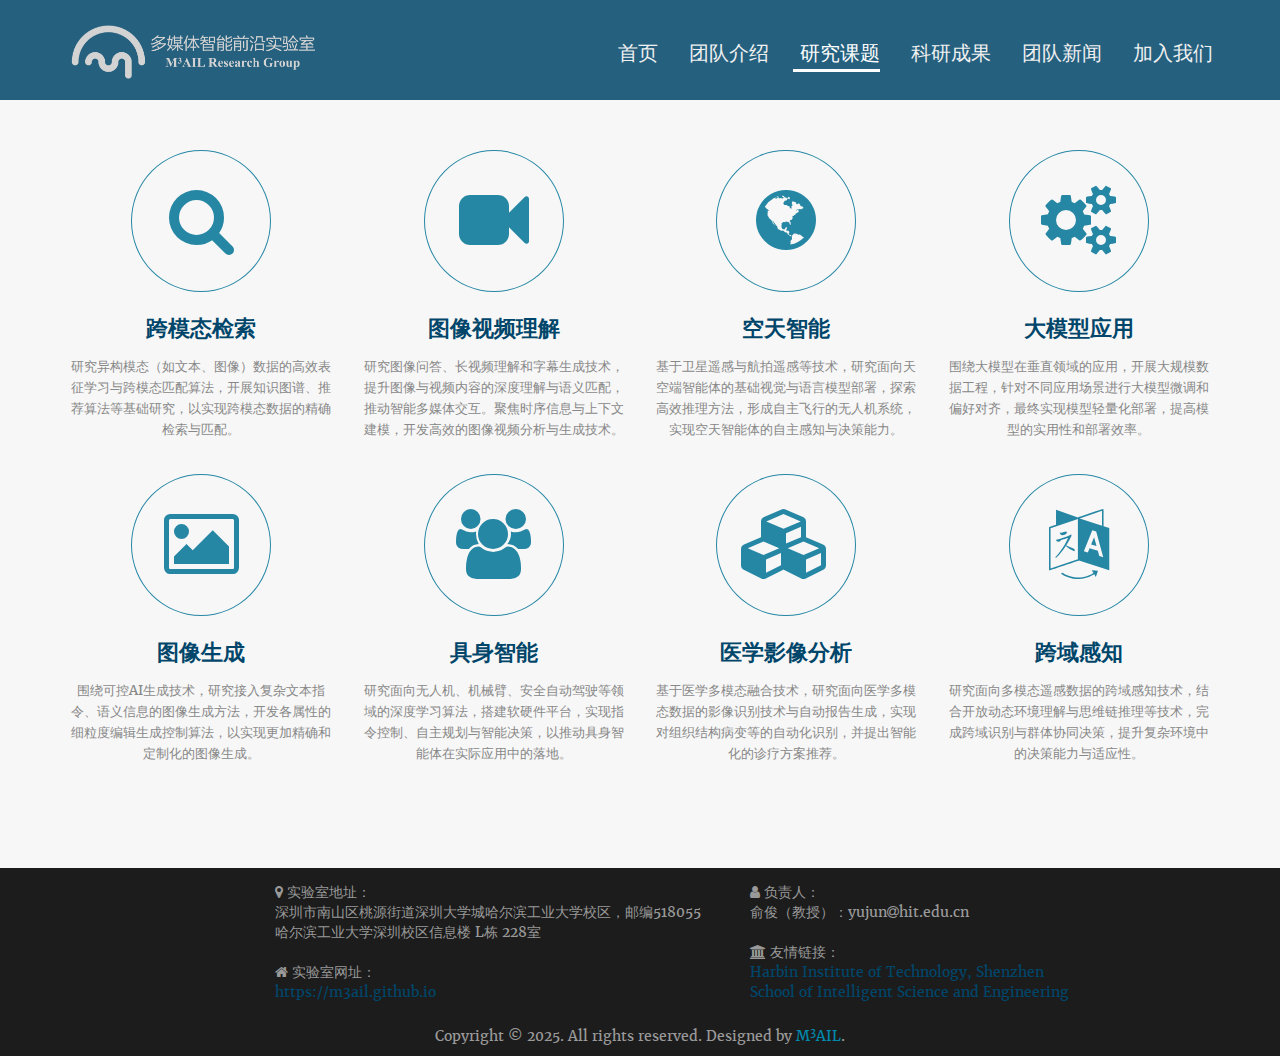
<file: research.html>
<!DOCTYPE html>
<html lang="en">
  <head>
    <meta charset="utf-8" />
    <meta http-equiv="X-UA-Compatible" content="IE=edge" />
    <meta name="viewport" content="width=device-width, initial-scale=1" />
    <meta name="description" content="" />
    <meta name="author" content="" />
    <title>多媒体智能前沿实验室</title>
    <link rel="icon" type="image/x-icon" href="images/logo_head_0.png" />
    <!-- Bootstrap Core CSS -->
    <link href="css/bootstrap.min.css" rel="stylesheet" />
    <!-- Custom Fonts -->
    <link
      href="font-awesome/css/font-awesome.min.css"
      rel="stylesheet"
      type="text/css"
    />
    <!-- Custom CSS -->
    <link rel="stylesheet" href="css/patros.css" />
    <link rel="stylesheet" href="css/introduction.css">
  </head>

  <body data-spy="scroll">
    <!-- Navigation -->
    <nav class="navbar navbar-inverse navbar-fixed-top">
      <div class="container">
        <div class="navbar-header">
          <button
            type="button"
            class="navbar-toggle"
            data-toggle="collapse"
            data-target="#bs-example-navbar-collapse-1"
          >
            <span class="sr-only">Toggle navigation</span>
            <span class="icon-bar"></span>
            <span class="icon-bar"></span>
            <span class="icon-bar"></span>
          </button>
          <a class="navbar-brand" href="index.html"
            ><img src="images/logo.png" class="logo-img" alt="company logo"
          /></a>
        </div>
        <div class="collapse navbar-collapse" id="bs-example-navbar-collapse-1">
          <ul class="nav navbar-nav navbar-right custom-menu">
            <li><a href="index.html">首页</a></li>
            <li><a href="people.html">团队介绍</a></li>
            <li class="active"><a href="research.html">研究课题</a></li>
            <li><a href="publications.html">科研成果</a></li>
            <li><a href="news.html">团队新闻</a></li>
            <li><a href="joinus.html">加入我们</a></li>
          </ul>
        </div>
      </div>
    </nav>

    <section id="research">
      <div class="container blog">
        <div class="row">
          <div class="col-md-12 text-center">
            <div class="row researchspace">

              <!-- Research direction 1 -->
              <div class="col-xs-12 col-sm-6 col-md-3">
                <div class="team-member">
                  <div class="media-card__image">
                    <span class="fa-stack fa-lg">
                      <i class="fa fa-circle fa-stack-2x"></i>
                      <i class="fa fa-search fa-stack-1x"></i>
                    </span>
                  </div>
                  <div class="research-info text-center">
                    <h3>跨模态检索</h3>
                    <p>
                      研究异构模态（如文本、图像）数据的高效表征学习与跨模态匹配算法，开展知识图谱、推荐算法等基础研究，以实现跨模态数据的精确检索与匹配。
                    </p>
                  </div>
                </div>
              </div>

              <!-- Research direction 2 -->
              <div class="col-xs-12 col-sm-6 col-md-3">
                <div class="team-member">
                  <div class="media-card__image">
                    <span class="fa-stack fa-lg">
                      <i class="fa fa-circle fa-stack-2x"></i>
                      <i class="fa fa-video-camera fa-stack-1x"></i>
                    </span>
                  </div>
                  <div class="research-info text-center">
                    <h3>图像视频理解</h3>
                    <p>
                      研究图像问答、长视频理解和字幕生成技术，提升图像与视频内容的深度理解与语义匹配，推动智能多媒体交互。聚焦时序信息与上下文建模，开发高效的图像视频分析与生成技术。
                    </p>
                  </div>
                </div>
              </div>

              <!-- Research direction 3 -->
              <div class="col-xs-12 col-sm-6 col-md-3">
                <div class="team-member">
                  <div class="media-card__image">
                    <span class="fa-stack fa-lg">
                      <i class="fa fa-circle fa-stack-2x"></i>
                      <i class="fa fa-globe fa-stack-1x"></i>
                      <!-- <i class="fa fa-binoculars fa-stack-1x"></i> -->
                    </span>
                  </div>
                  <div class="research-info text-center">
                    <h3>空天智能</h3>
                    <p>
                      基于卫星遥感与航拍遥感等技术，研究面向天空端智能体的基础视觉与语言模型部署，探索高效推理方法，形成自主飞行的无人机系统，实现空天智能体的自主感知与决策能力。
                    </p>
                  </div>
                </div>
              </div>

              <!-- Research direction 4 -->
              <div class="col-xs-12 col-sm-6 col-md-3">
                <div class="team-member">
                  <div class="media-card__image">
                    <span class="fa-stack fa-lg">
                      <i class="fa fa-circle fa-stack-2x"></i>
                      <i class="fa fa-cogs fa-stack-1x"></i>
                    </span>
                  </div>
                  <div class="research-info text-center">
                    <h3>大模型应用</h3>
                    <p>
                      围绕大模型在垂直领域的应用，开展大规模数据工程，针对不同应用场景进行大模型微调和偏好对齐，最终实现模型轻量化部署，提高模型的实用性和部署效率。
                    </p>
                  </div>
                </div>
              </div>

              <!-- Research direction 5 -->
              <div class="col-xs-12 col-sm-6 col-md-3">
                <div class="team-member">
                  <div class="media-card__image">
                    <span class="fa-stack fa-lg">
                      <i class="fa fa-circle fa-stack-2x"></i>
                      <i class="fa fa-photo fa-stack-1x"></i>
                    </span>
                  </div>
                  <div class="research-info text-center">
                    <h3>图像生成</h3>
                    <p>
                      围绕可控AI生成技术，研究接入复杂文本指令、语义信息的图像生成方法，开发各属性的细粒度编辑生成控制算法，以实现更加精确和定制化的图像生成。
                    </p>
                  </div>
                </div>
              </div>
              
              <!-- Research direction 6 -->
              <div class="col-xs-12 col-sm-6 col-md-3">
                <div class="team-member">
                  <div class="media-card__image">
                    <span class="fa-stack fa-lg">
                      <i class="fa fa-circle fa-stack-2x"></i>
                      <i class="fa fa-users fa-stack-1x"></i>
                    </span>
                  </div>
                  <div class="research-info text-center">
                    <h3>具身智能</h3>
                    <p>
                      研究面向无人机、机械臂、安全自动驾驶等领域的深度学习算法，搭建软硬件平台，实现指令控制、自主规划与智能决策，以推动具身智能体在实际应用中的落地。
                    </p>
                  </div>
                </div>
              </div>

              <!-- Research direction 7 -->
              <div class="col-xs-12 col-sm-6 col-md-3">
                <div class="team-member">
                  <div class="media-card__image">
                    <span class="fa-stack fa-lg">
                      <i class="fa fa-circle fa-stack-2x"></i>
                      <i class="fa fa-cubes fa-stack-1x"></i>
                    </span>
                  </div>
                  <div class="research-info text-center">
                    <h3>医学影像分析</h3>
                    <p>
                      基于医学多模态融合技术，研究面向医学多模态数据的影像识别技术与自动报告生成，实现对组织结构病变等的自动化识别，并提出智能化的诊疗方案推荐。
                    </p>
                  </div>
                </div>
              </div>

              <!-- Research direction 8 -->
              <div class="col-xs-12 col-sm-6 col-md-3">
                <div class="team-member">
                  <div class="media-card__image">
                    <span class="fa-stack fa-lg">
                      <i class="fa fa-circle fa-stack-2x"></i>
                      <i class="fa fa-language fa-stack-1x"></i>
                    </span>
                  </div>
                  <div class="research-info text-center">
                    <h3>跨域感知</h3>
                    <p>
                      研究面向多模态遥感数据的跨域感知技术，结合开放动态环境理解与思维链推理等技术，完成跨域识别与群体协同决策，提升复杂环境中的决策能力与适应性。
                    </p>
                  </div>
                </div>
              </div>

            </div>
          </div>
        </div>
      </div>
    </section>

    <footer id="footer">
      <div class="fotter">
        <div class="container">
          <div class="col-sm-2 right text-left">

          </div>
          <div class="col-sm-5 left text-left">
            <p>
              <i class="fa fa-1x fa-map-marker"></i> 实验室地址：<br />
              深圳市南山区桃源街道深圳大学城哈尔滨工业大学校区，邮编518055<br />
              哈尔滨工业大学深圳校区信息楼 L栋 228室<br /><br />
              <i class="fa fa-1x fa-home"></i> 实验室网址：<br />
              <a href="index.html">https://m3ail.github.io</a><br />
            </p>
          </div>
          <div class="col-sm-5 middle text-left">
            <p>
              <i class="fa fa-1x fa-user"></i> 负责人：<br />
              俞俊（教授）：yujun<i class="fa fa-1x fa-at"></i>hit.edu.cn
              <br /><br />
              <i class="fa fa-1x fa-university"></i> 友情链接：<br />
              <a href="https://www.hitsz.edu.cn/index.html" target="_blank">
                Harbin Institute of Technology, Shenzhen</a
              ><br />
              <!-- 等待学院更新 -->
              <a href="https://www.hitsz.edu.cn/index.html" target="_blank">
                School of Intelligent Science and Engineering
              </a>
            </p>
          </div>
          <div class="clearfix"></div>
        </div>
      </div>

      <div class="container">
        <div class="row myfooter">
          <div class="text-center">
            Copyright &copy; 2025. All rights reserved. Designed by
            <a target="_blank" href="index.html">M<sup>3</sup>AIL</a>.
          </div>
        </div>
      </div>
    </footer>

    <!-- jQuery -->
    <script src="js/jquery.js"></script>
    <!-- Bootstrap Core JavaScript -->
    <script src="js/bootstrap.min.js"></script>

    <!--Jquery Smooth Scrolling-->
    <script>
      $(document).ready(function () {
        $('.custom-menu a[href^="#"], .intro-scroller .inner-link').on(
          "click",
          function (e) {
            e.preventDefault();

            var target = this.hash;
            var $target = $(target);

            $("html, body")
              .stop()
              .animate(
                {
                  scrollTop: $target.offset().top,
                },
                900,
                "swing",
                function () {
                  window.location.hash = target;
                }
              );
          }
        );

        $("a.page-scroll").bind("click", function (event) {
          var $anchor = $(this);
          $("html, body")
            .stop()
            .animate(
              {
                scrollTop: $($anchor.attr("href")).offset().top,
              },
              1500,
              "easeInOutExpo"
            );
          event.preventDefault();
        });

        $(".nav a").on("click", function () {
          $(".nav").find(".active").removeClass("active");
          $(this).parent().addClass("active");
        });

        $("body").append(
          '<div id="toTop" class="btn btn-primary color1"><span class="glyphicon glyphicon-chevron-up"></span></div>'
        );
        $(window).scroll(function () {
          if ($(this).scrollTop() != 0) {
            $("#toTop").fadeIn();
          } else {
            $("#toTop").fadeOut();
          }
        });
        $("#toTop").click(function () {
          $("html, body").animate({ scrollTop: 0 }, 700);
          return false;
        });
      });
    </script>
  </body>
</html>
</file>
<file: css/patros.css>
/* @import url(http://fonts.useso.com/css?family=Open+Sans:300italic,400italic,600italic,700italic,400,300,600,700);
*/
/* 图片滚动 */
/* style.css */
:root {
  --image-width: 130%;      /* 控制图片容器宽度 */
  --image-height: 480px;    /* 控制图片容器高度 */
  --image-scale: 0.95;      /* 新增缩放比例变量 */
  --animation-speed: 6s;
  --dot-size: 12px;
  --dot-color: #ffffff;
  --transition-speed: 0.5s;
}

.slider-container {
  position: relative;
  overflow: hidden;
  max-width: 1200px;
  margin: 2rem auto;
  --container-width: min(100%, 1200px);
  width: var(--container-width);
}

.image-track {
  display: flex;
  transform: translateX(calc((var(--container-width) - var(--image-width)) / 2));
  transition: transform var(--transition-speed) ease-in-out;
  will-change: transform;
  gap: 5px; /* 新增图片间距 */
}

.image-item {
  flex: 0 0 var(--image-width);
  height: var(--image-height);
  min-width: var(--image-width);
  padding: 0 15px;
  box-sizing: border-box;
  transition: all 0.3s;
  transform: scale(var(--image-scale));
}

.image-item:hover {
  transform: scale(calc(var(--image-scale) + 0.05));
  z-index: 2;
}

.image-item img {
  width: 100%;
  height: 100%;
  object-fit: cover; /* 可改为contain显示完整图片 */
  border-radius: 0px;
  box-shadow: 0 4px 12px rgba(0,0,0,0.15);
  transition: transform 0.3s;
}

.pagination-dots {
  position: absolute;
  bottom: 20px;
  left: 50%;
  transform: translateX(-50%);
  display: flex;
  gap: 10px;
}

.dot {
  width: 12px;
  height: 12px;
  border-radius: 50%;
  background: rgba(255,255,255,0.5);
  cursor: pointer;
  transition: all 0.3s ease;
}

.dot.active {
  background: #fff;
  transform: scale(1.3);
}

@media (min-width: 768px) {
  .image-item {
    flex: 0 0 50%;
    max-width: 50%;
  }
}

@media (min-width: 992px) {
  .image-item {
    flex: 0 0 33.3333%;
    max-width: 33.3333%;
  }
}

@keyframes slide {
  0% { transform: translateX(0); }
  100% { transform: translateX(-50%); }
}

/* 暂停动画的样式 */
.slider-container:hover .image-track {
  animation-play-state: paused;
}

/* xs */
.logo-img {
  width: 200px;
  /* width: 400px; */
  height: auto;
}

/* sm */
@media only screen and (min-width: 768px) {
  .logo-img {
    width: 200px;
    /* width: 400px; */
  }
}

/* md */
@media only screen and (min-width: 992px) {
  .logo-img {
    width: 250px;
  }
}

/* lg */
@media only screen and (min-width: 1200px) {
  .logo-img {
    width: 250px;
  }
}

/*! Generated by Font Squirrel (https://www.fontsquirrel.com) on August 11, 2017 */

@font-face {
  font-family: "merriweather_lightregular";
  src: url("merriweather_light-webfont.woff2") format("woff2"),
    url("merriweather_light-webfont.woff") format("woff");
  font-weight: normal;
  font-style: normal;
}

@font-face {
  font-family: "merriweatherbold";
  src: url("merriweather-bold-webfont.woff2") format("woff2"),
    url("merriweather-bold-webfont.woff") format("woff");
  font-weight: normal;
  font-style: normal;
}
.custom-menu li @font-face {
  font-family: "merriweatherbold_italic";
  src: url("merriweather-boldit-webfont.woff2") format("woff2"),
    url("merriweather-boldit-webfont.woff") format("woff");
  font-weight: normal;
  font-style: normal;
}

@font-face {
  font-family: "merriweatheritalic";
  src: url("merriweather-italic-webfont.woff2") format("woff2"),
    url("merriweather-italic-webfont.woff") format("woff");
  font-weight: normal;
  font-style: normal;
}

@font-face {
  font-family: "merriweatherlight_italic";
  src: url("merriweather-lightit-webfont.woff2") format("woff2"),
    url("merriweather-lightit-webfont.woff") format("woff");
  font-weight: normal;
  font-style: normal;
}

@font-face {
  font-family: "merriweatherregular";
  src: url("merriweather-regular-webfont.woff2") format("woff2"),
    url("merriweather-regular-webfont.woff") format("woff");
  font-weight: normal;
  font-style: normal;
}

/*
.cb-slideshow, .cb-slideshow:after { position:absolute; width:100%; height:100%; top: 0px; left: 0px; z-index: 0; background-color:#131313;
}
.cb-slideshow li span { width: 100%; height: 100%; position: absolute; top: 0px; left: 0px; color: transparent;background-size: cover;
    background-repeat: none; opacity: 0; z-index: 0; -webkit-backface-visibility: hidden; -webkit-animation: imageAnimation 36s linear infinite 0s;
    -moz-animation: imageAnimation 36s linear infinite 0s; -o-animation: imageAnimation 36s linear infinite 0s; -ms-animation: imageAnimation 36s linear infinite 0s;
    animation: imageAnimation 36s linear infinite 0s; }
.cb-slideshow li div { z-index: 1000; position: absolute; bottom: 30px; left: 0px; width: 100%; text-align: center; opacity: 0; color: #fff;
    -webkit-animation: titleAnimation 36s linear infinite 0s; -moz-animation: titleAnimation 36s linear infinite 0s; -o-animation: titleAnimation 36s linear infinite 0s;
    -ms-animation: titleAnimation 36s linear infinite 0s; animation: titleAnimation 36s linear infinite 0s; }
.cb-slideshow li div h3 { font-family: merriweather_lightregular, 'Open Sans'; 
    font-size: 70px; padding-left: 20px; line-height: 50px; color:#0F4C3A; }
.cb-slideshow h3,.cb-slideshow h4{ margin-bottom: 15%; }
.cb-slideshow li:nth-child(1) span { background-image: url(../images/unsplash1.jpg); }
.cb-slideshow li:nth-child(2) span { background-image: url(../images/unsplash2.jpg); -webkit-animation-delay: 6s; -moz-animation-delay: 6s;
    -o-animation-delay: 6s; -ms-animation-delay: 6s; animation-delay: 6s; }
.cb-slideshow li:nth-child(3) span { background-image: url(../images/unsplash3.jpg); -webkit-animation-delay: 12s; -moz-animation-delay: 12s;
    -o-animation-delay: 12s; -ms-animation-delay: 12s; animation-delay: 12s; }
.cb-slideshow li:nth-child(4) span { background-image: url(../images/unsplash4.jpg); -webkit-animation-delay: 18s; -moz-animation-delay: 18s;
    -o-animation-delay: 18s; -ms-animation-delay: 18s; animation-delay: 18s; }
.cb-slideshow li:nth-child(5) span { background-image: url(../images/unsplash5.jpg); -webkit-animation-delay: 24s; -moz-animation-delay: 24s;
    -o-animation-delay: 24s; -ms-animation-delay: 24s; animation-delay: 24s; }
.cb-slideshow li:nth-child(6) span { background-image: url(../images/unsplash6.jpg); -webkit-animation-delay: 30s; -moz-animation-delay: 30s;
    -o-animation-delay: 30s; -ms-animation-delay: 30s; animation-delay: 30s; }
.cb-slideshow li:nth-child(2) div { -webkit-animation-delay: 6s; -moz-animation-delay: 6s; -o-animation-delay: 6s; -ms-animation-delay: 6s;
    animation-delay: 6s; }
.cb-slideshow li:nth-child(3) div { -webkit-animation-delay: 12s; -moz-animation-delay: 12s; -o-animation-delay: 12s; -ms-animation-delay: 12s; animation-delay: 12s; }
.cb-slideshow li:nth-child(4) div { -webkit-animation-delay: 18s; -moz-animation-delay: 18s; -o-animation-delay: 18s; -ms-animation-delay: 18s; animation-delay: 18s; }
.cb-slideshow li:nth-child(5) div { -webkit-animation-delay: 24s; -moz-animation-delay: 24s; -o-animation-delay: 24s; -ms-animation-delay: 24s; animation-delay: 24s; }
.cb-slideshow li:nth-child(6) div { -webkit-animation-delay: 30s; -moz-animation-delay: 30s; -o-animation-delay: 30s; -ms-animation-delay: 30s; animation-delay: 30s; }
*/

/* Animation for the slideshow images */
/*
@-webkit-keyframes imageAnimation { 0% { opacity: 0; -webkit-animation-timing-function: ease-in; } 8% { opacity: 1; -webkit-animation-timing-function: ease-out; } 17% { opacity: 1 } 25% { opacity: 0 } 100% { opacity: 0 } }
@-moz-keyframes imageAnimation { 0% { opacity: 0;  -moz-animation-timing-function: ease-in; } 8% { opacity: 1; -moz-animation-timing-function: ease-out; } 17% { opacity: 1 } 25% { opacity: 0 } 100% { opacity: 0 } }
@-o-keyframes imageAnimation { 0% { opacity: 0; -o-animation-timing-function: ease-in; } 8% { opacity: 1; -o-animation-timing-function: ease-out; } 17% { opacity: 1 } 25% { opacity: 0 } 100% { opacity: 0 } }
@-ms-keyframes imageAnimation { 0% { opacity: 0; -ms-animation-timing-function: ease-in; } 8% { opacity: 1; -ms-animation-timing-function: ease-out; } 17% { opacity: 1 } 25% { opacity: 0 } 100% { opacity: 0 } }
@keyframes imageAnimation { 0% { opacity: 0; animation-timing-function: ease-in; } 8% { opacity: 1; animation-timing-function: ease-out; }
    17% { opacity: 1 } 25% { opacity: 0 } 100% { opacity: 0 } }
*/

/* Animation for the title */
/*
@-webkit-keyframes titleAnimation { 0% { opacity: 0 } 8% { opacity: 1 } 17% { opacity: 1 } 19% { opacity: 0 } 100% { opacity: 0 } }
@-moz-keyframes titleAnimation { 0% { opacity: 0 } 8% { opacity: 1 } 17% { opacity: 1 } 19% { opacity: 0 } 100% { opacity: 0 } }
@-o-keyframes titleAnimation { 0% { opacity: 0 } 8% { opacity: 1 } 17% { opacity: 1 } 19% { opacity: 0 } 100% { opacity: 0 } }
@-ms-keyframes titleAnimation { 0% { opacity: 0 } 8% { opacity: 1 } 17% { opacity: 1 } 19% { opacity: 0 } 100% { opacity: 0 } }
@keyframes titleAnimation { 0% { opacity: 0 } 8% { opacity: 1 } 17% { opacity: 1 } 19% { opacity: 0 } 100% { opacity: 0 } }
*/

/* Show at least something when animations not supported */
/*.no-cssanimations .cb-slideshow li span{ opacity: 1; }*/

/*
@media screen and (max-width: 1140px) { .cb-slideshow li div h3 { font-size: 140px } }
@media screen and (max-width: 600px) { .cb-slideshow li div h3 { font-size: 60px } }
@media screen and (min-width: 600px) { .cb-slideshow li div h3 { font-size: 70px;line-height: 60px; text-align: center;} }
*/

/*鼠标样式*/
img.displayed {
  display: block;
  margin-left: auto;
  margin-right: auto;
  background-color: transparent;
}
.scroll-filter {
  background-color: rgba(0, 0, 0, 0.5);
}
.intro-scroller {
  position: absolute;
  left: 0px;
  text-align: center;
  z-index: 9999;
  width: 100%;
  bottom: 20px;
}
.intro-scroller p {
  color: #fff;
}
.scroll-down {
  background-color: #1e1e1e;
  width: 100%;
  height: 60px;
  position: center;
  text-align: center;
}
.custom-scroll {
  color: #fff;
}

.mouse-icon {
  border: 2px solid;
  border-radius: 15px;
  bottom: 70px;
  height: 50px;
  left: 0;
  margin: 0 auto;
  position: absolute;
  right: 0;
  width: 27px;
  cursor: pointer;
  -webkit-transition: all 0.3s linear;
  -moz-transition: all 0.3s linear;
  -ms-transition: all 0.3s linear;
  -o-transition: all 0.3s linear;
  transition: all 0.3s linear;
}
.mouse-icon:hover {
  opacity: 0.3 !important;
  -webkit-transition: all 0.3s;
  -moz-transition: all 0.3s;
  -ms-transition: all 0.3s;
  -o-transition: all 0.3s;
  transition: all 0.3s;
}
.mouse-icon .wheel {
  -webkit-animation: 1.7s ease 0s normal none infinite magic-mouse-icon;
  -moz-animation: 1.7s ease 0s normal none infinite magic-mouse-icon;
  -o-animation: 1.7s ease 0s normal none infinite magic-mouse-icon;
  animation: 1.7s ease 0s normal none infinite magic-mouse-icon;
  border-radius: 30%;
  background: #fff;
  height: 12px;
  left: 0;
  margin-left: auto;
  margin-right: auto;
  margin-top: 6px;
  right: 0;
  width: 5px;
}

a.inner-link {
  color: #fff;
  text-decoration: none;
}
.cb-slideshow li span {
  filter: brightness(40%);
  -webkit-filter: brightness(40%);
  -moz-filter: brightness(40%);
  -o-filter: brightness(40%);
  -ms-filter: brightness(40%);
}

@media only screen and (max-width: 767px) {
  .mouse-icon {
    bottom: 10px;
  }
  .cb-slideshow li div h3 {
    font-size: 25px;
  }
}

/*文本颜色*/
body {
  color: #666;
  background-color: #f7f7f7;
  font-size: 15px;
  font-family: "Source Han Serif", merriweatherregular, Helvetica,
    "Microsoft YaHei", "Open Sans", "Bookman Old Style", sans-serif;
}
/* 选择高亮的颜色 沈香茶：#4F726C */
::-moz-selection {
  background: #00466a;
  color: #eee;
}
::-webkit-selection {
  background: #00466a;
  color: #eee;
}
::selection {
  background: #00466a;
  color: #eee;
} /* #E96840 为橙色 */

html,
body {
  height: 100%;
}
a {
  color: #00466a;
  text-decoration: none;
}


a:focus,
a:hover {
  color: #cd5e3c;
  text-decoration: none;
}

/*菜单栏*/
.navbar-inverse {
  background-color: #00466a;
  opacity: 0.85;
  font-size: 14px;
  padding-top: 16px;
  padding-bottom: 16px;
}
.navbar-inverse .navbar-nav > li > a {
  /* nav跳转字体 */
  font-size: 20px;
  -webkit-transition: all 0.3s;
  -moz-transition: all 0.3s;
  -ms-transition: all 0.3s;
  -o-transition: all 0.3s;
  transition: all 0.3s;
}
.navbar-inverse .navbar-nav > li > a {
  color: #efefef;
  padding-bottom: 6px;
  padding-right: 0px;
}
.navbar-inverse .navbar-nav li {
  margin-left: 0px;
  text-transform: uppercase;
}
.navbar-inverse .navbar-nav > .active > a,
.navbar-inverse .navbar-nav > .active > a:focus,
.navbar-inverse .navbar-nav > .active > a:hover {
  color: #fff;
  background-color: transparent;
  border-bottom: 3px solid #fff;
  margin-bottom: 0px;
  -webkit-transition: 0.5s;
  transition: 0.5s;
  transition-timing-function: ease;
}
.navbar-inverse .navbar-nav > li > a:hover {
  color: #fff;
  border-bottom: 3px solid #fff;
  -webkit-transition: 0.5s;
  transition: 0.5s;
  transition-timing-function: ease;
}
.navbar-inverse .navbar-nav > li > a:active {
  border-bottom: 3px solid #fff;
  -webkit-transition: 0.5s;
  transition: 0.5s;
  transition-timing-function: ease;
}
.navbar-inverse {
  border: none;
}
.navbar-brand img {
  margin-top: -6px;
}
.navbar-inverse .navbar-toggle:focus,
.navbar-inverse .navbar-toggle:hover {
  background-color: #bd502f;
}

/*菜单栏的标题自适应 小屏幕*/
@media only screen and (max-width: 767px) {
  .navbar-collapse {
    border: none;
  }
  .navbar-inverse .navbar-nav > .active > a,
  .navbar-inverse .navbar-nav > .active > a:focus,
  .navbar-inverse .navbar-nav > .active > a:hover {
    border: none;
  }
  .navbar-inverse .navbar-nav>
    /*菜单栏的标题下划线*/
    li {
    border-bottom: 1px solid #08192d;
  }
  .navbar-inverse .navbar-nav > li:hover {
    border-bottom: 1px solid #fff;
    -webkit-transition: 0.5s;
    transition: 0.5s;
    transition-timing-function: ease;
  }
  .navbar-inverse .navbar-nav > li > a:hover {
    color: #fff;
    border: none;
  }
}

/* blog中 列表样式；一般页面都是blog */
.blog ul > li {
  display: block;
  padding: 1px 1px;
  margin-left: -0.5em;
}
.blog ul > li:before {
  display: inline-block;
  content: "\f22d";
  font-family: "FontAwesome";
  font-size: 0.75em;
  color: #4260ad;
  margin-right: 0.5em;
}
.blog ul > li > a {
  text-decoration: none;
  color: #00466a;
}
.blog ul > li > a:hover {
  color: #cd5e3c;
  -webkit-transition: all 0.3s;
  -moz-transition: all 0.3s;
  -ms-transition: all 0.3s;
  -o-transition: all 0.3s;
  transition: all 0.3s;
}

/* news页面列表格式 */
.news ul > li {
  border-bottom: 1px solid #f2f2f2;
  display: block;
  padding: 2px 2px;
  margin-left: -1em;
}
.news ul > li:before {
  display: inline-block;
  content: "\f06c";
  font-family: "FontAwesome";
  font-size: 14px;
  color: #888;
}
.news ul > li > a {
  text-decoration: none;
  color: #0089ac;
}
.news ul > li > a:hover {
  color: #cd5e3c;
  -webkit-transition: all 0.3s;
  -moz-transition: all 0.3s;
  -ms-transition: all 0.3s;
  -o-transition: all 0.3s;
  transition: all 0.3s;
}

.img-portfolio {
  margin-bottom: 30px;
}
.img-hover:hover {
  opacity: 0.8;
}

/*
header.carousel { height: 100%; max-height: 650px; }
header.carousel .item, header.carousel .item.active, header.carousel .carousel-inner { height: 100%; }
header.carousel .fill2 { width: 100%; height: 100%; background-position: center; background-size: cover; background-color: #1B2D2D; }
header.carousel .fill { width: 100%; height: 100%; background-position: center; background-size: cover; background-color: #4F726C; }
*/

.error-404 {
  font-size: 100px;
}
/*
.price { display: block; font-size: 50px; line-height: 50px;}
.price sup { top: -20px; left: 2px; font-size: 20px; }
.period { display: block; font-style: italic; }
*/

@media (max-width: 991px) {
  .customer-img,
  .img-related {
    margin-bottom: 30px;
  }
}
@media (max-width: 767px) {
  .img-portfolio {
    margin-bottom: 15px;
  }
  header.carousel .carousel {
    height: 70%;
  }
}
.height-contact-element {
  margin: 30px 0;
}
.carousel-indicators-size {
  width: 15px;
  height: 15px;
}
.custom-container {
  height: 300px;
}
.custom-labels {
  background-color: transparent;
  border-radius: 0px;
  border: 0px;
  border-bottom: 1px solid white;
}
.btn-noborder-radius {
  border-radius: 0px;
}
.menu-border-bottom {
  background-color: transparent;
  border-bottom: 2px solid white;
}

/* xs */
.custom-menu li {
  font-size: 15px;
  padding: 12px 12px;
}

/* sm */
@media (min-width: 768px) {
  .custom-menu li {
    font-size: 15px;
    padding: 12px 8px;
  }
}

/* md */
@media (min-width: 992px) {
  .custom-menu li {
    font-size: 15px;
    padding: 12px 12px;
  }
}

/* lg */
@media (min-width: 1200px) {
  .custom-menu li {
    font-size: 15px;
    padding: 12px 12px;
  }
}

.btn-custom,
.btn-custom:active,
.btn-custom:focus,
.btn-custom:hover {
  background-color: #4f72ac;
  border-color: #4f72ac;
}

/*各个页面的空*/
/*#about {padding: 100px 0px 40px 0px; 
    background-image:url("../images/background.jpg");background-repeat:repeat;}*/
/* #products {padding-top:80px;} */
/* #contact {padding:30px;} */
#about {
  padding-top: 100px;
  padding-bottom: 40px;
}
#bloghome {
  padding-top: 100px;
  padding-bottom: 80px;
}
#contact {
  padding-top: 110px;
  padding-bottom: 40px;
}
#research {
  padding-top: 110px;
  padding-bottom: 40px;
}

#about p {
  color: #666;
  line-height: 1.8em;
  font-size: 15px;
}
.prodmap {
  margin-right: 0px;
  margin-left: 0px;
  position: relative;
}

/*各级标题的字体大小*/
h1 {
  font-family: "Source Han Serif", merriweatherregular, Helvetica,
    "Microsoft YaHei", "Open Sans", "Bookman Old Style", sans-serif;
  color: #00466a;
  font-size: 36px;
  margin-top: 0.25em;
  padding-bottom: 0.5em;
  text-transform: uppercase;
  font-weight: bold;
}
#about h1 {
  text-align: left;
  border-bottom: 1px solid #eee;
  font-weight: bold;
}
h2 {
  text-transform: uppercase;
  color: #00466a;
  font-size: 25px;
  margin-top: 1em;
  margin-bottom: 0.5em;
  font-weight: bold;
}
h3 {
  text-transform: uppercase;
  color: #00466a;
  font-size: 22px;
  font-weight: bold;
}
h4 {
  color: #444;
  font-size: 20px;
}
h5 {
  color: #444;
  font-size: 17px;
}
h6 {
  color: #444;
  font-size: 15px;
}
h3,
h4,
h5,
h6 {
  line-height: 1.6em;
  margin-top: 0.5em;
  margin-bottom: 0.5em;
}
/*强调显示 加粗+以下颜色*/
strong {
  color: #c9171e;
}
news-strong {
  color: #25617f;
}
.journal strong {
  color: #25617f;
}
.blog b {
  color: #444;
}
.color-elements {
  color: #0f4caa;
}

.blog p {
  font-family: "Source Han Serif", merriweatherregular, Helvetica,
    "Microsoft YaHei", "Open Sans", "Bookman Old Style", sans-serif;
  color: #666;
  font-size: 15px;
  line-height: 1.6em;
}
/*列表格式*/
.blog {
  padding-top: 30px;
  padding-bottom: 30px;
  font-size: 15px;
  line-height: 1.6em;
  color: #666;
}
.blog ul {
  list-style: none;
}
.blog li::before {
  content: "\f22d";
  color: #4f72ac;
  display: inline-block;
  width: 1em;
  margin-left: -1.5em;
}

#bloghome a {
  color: #2c3e50;
}
/*#bloghome p { padding:12px 0px; font-size: 15px; line-height: 1.6em;}*/
#bloghome a:hover {
  color: #cd5e3c;
  text-decoration: none;
}
#bloghome img:hover {
  filter: brightness(70%);
  -webkit-filter: brightness(70%);
  -moz-filter: brightness(70%);
  -o-filter: brightness(70%);
  -ms-filter: brightness(70%);
  -webkit-transition: 0.5s;
  transition: 0.5s;
  transition-timing-function: ease;
}

/* 每一页的第一个标题 */
/* .page-header h2{padding-bottom:20px;  text-transform: uppercase;} */

/*#about h2, #services h2, #bloghome h2, #meet-team h2, #portfolio1 h2, #contact h2 { text-transform: uppercase; 
    color: #0F4C3A; font-size: 30px; line-height: 1.6em; margin-top: 0.5em; margin-bottom: 0.25em; } 
#home h3 { text-transform: uppercase; color: #0F4C3A; font-size: 30px;}*/

#contact {
  background-color: #f7f7f7;
  color: #666;
}
#contact .fa {
  padding-right: 10px;
  color: #2645ad;
}
/* #contact h1, h2{font-family: 'Source Han Serif', 'Bookman Old Style', merriweatherregular, 'Microsoft YaHei', 'Open Sans', sans-serif; 
    color:#0F4C3A; font-size: 22px;}
    */
#contact p {
  font-family: "Source Han Serif", merriweatherregular, Helvetica,
    "Microsoft YaHei", "Open Sans", "Bookman Old Style", sans-serif;
  color: #666;
  font-size: 15px;
  padding-bottom: 30px;
}
span.text a {
  color: #a0674b;
}
span.text a:hover {
  text-decoration: underline;
}

/*#myCarousel li{transform:rotateZ(45deg);}*/

/*页脚*/
footer {
  background-color: #1c1c1c;
  width: 100%;
  display: block;
  color: #999;
}
#footer p {
  color: #999;
  font-size: 14px;
}
#footer {
  width: 100%;
  font-size: 14px;
  color: #999;
}

.social-icons {
  color: #313131;
  font-size: 24px;
  padding: 0;
}
.list-social-icons {
  display: inline-block;
  vertical-align: middle;
}
.list-social-icons li {
  margin: 0px 15px;
  width: 40px;
  height: 40px;
  text-align: center;
  line-height: 40px;
  border-radius: 50%;
  -webkit-transition: all 0.4s ease;
  -moz-transition: all 0.4s ease;
  -o-transition: all 0.4s ease;
  transition: all 0.4s ease;
}
.list-social-icons li:hover {
  background: #cd5e3c;
}
.list-social-icons li:hover .social-icons {
  color: #cd5e3c;
}
.list-social-icons li:active .social-icons {
  background: #cd5e3c;
}

.pagination {
  margin: 20px 0 50px !important;
}
.pagination > li > a {
  color: #0089ac;
}
.pagination > .active > a {
  background-color: #b07736;
  border-color: #b07736;
  color: white;
}
.pagination > li > a:hover {
  color: #cd5e3c;
}

/*blog-thumb对应博客缩略图。在我们的网站中对应为 Research页面中，左边的缩略图*/
.blog-thumb {
  width: 100%;
  position: relative;
  display: block;
}
.blog-thumb a {
  position: relative;
  display: block;
}
.blog-thumb a img {
  width: 100%;
  display: block;
  max-width: 100%;
  height: auto;
}
/*
.blog-thumb a .hover-zoom{  position: absolute; display: block; top: 50%; left: 50%; margin-top: -16px; margin-left: -16px; 
    background: url(../images/zoom-icon.png) no-repeat center center; z-index: 10; width: 32px; height: 32px; 
    -moz-transform: rotate(0deg); -o-transform: rotate(0deg); -webkit-transform: rotate(0deg); 
    -ms-transform: rotate(0deg); transform: rotate(0deg); -webkit-opacity: 0; -moz-opacity: 0;
    opacity: 0; filter: alpha(opacity=0); -moz-transition: all .8s cubic-bezier(0.175, 0.885, 0.320, 1.275); 
    -o-transition: all .8s cubic-bezier(0.175, 0.885, 0.320, 1.275); -webkit-transition: all .8s cubic-bezier(0.175, 0.885, 0.320, 1.275); 
    transition: all .8s cubic-bezier(0.175, 0.885, 0.320, 1.275); }
.blog-thumb a:after { content: ''; display: block; position: absolute; left: 0; right: 0; top: 0; bottom: 0; 
    background: rgba(48, 54, 65, 0.5); z-index: 5; -webkit-border-radius: 3px; -webkit-background-clip: padding-box; 
    -moz-border-radius: 3px; -moz-background-clip: padding;
    border-radius: 3px; background-clip: padding-box; -webkit-opacity: 0; -moz-opacity: 0; 
    opacity: 0; filter: alpha(opacity=0);  -moz-transition: all 0.5s; -o-transition: all 0.5s; -webkit-transition: all 0.5s; transition: all 0.5s; }
.blog-title{margin-top: 1em; margin-bottom: 0.5em; }
*/

.blogu {
  margin-bottom: 20px;
}
.blog img {
  max-height: 500px;
  max-width: 100%;
  position: center;
  display: block;
}

/*
.blog-title a{color:#B07736; -webkit-transition: all .3s;-moz-transition: all .3s;-ms-transition: all .3s;-o-transition: all .3s;transition: all .3s;}
.blog-title a:hover{color:#CD5E3C;text-decoration: none;}
*/

/*侧边栏也使用了blog-sidebar*/
.blog-sidebar {
  min-height: 20px;
  padding-left: 15px;
  padding-right: 15px;
}
.sidebar-padding {
  padding-top: 90px;
} /*影响侧边栏的首行，原始值为20px，与.blog-sidebar的padding配合使用；*/
@media (max-width: 991px) {
  .blog-sidebar {
    margin: 0 auto;
  }
}
.blog-sidebar img {
  width: 90%;
}
.sidebar-title {
  color: #2c2c2c;
}
.blog-sidebar h4:hover {
  color: #cd5e3c;
  -webkit-transition: all 0.3s;
  -moz-transition: all 0.3s;
  -ms-transition: all 0.3s;
  -o-transition: all 0.3s;
  transition: all 0.3s;
}
.sidebar-list {
  padding-left: 5px;
  font-size: 15px;
}
.sidebar-list li > h5 {
  margin-top: 2px;
}
.blog-sidebar ul > li {
  border-bottom: 1px solid #f2f2f2;
  display: block;
  padding: 5px 5px;
  margin-left: 10px;
}
.blog-sidebar ul > li:before {
  display: inline-block;
  content: "\f105";
  font-family: "FontAwesome";
  font-size: 14px;
  color: #666;
}
.blog-sidebar ul > li > a {
  text-decoration: none;
  color: #0089ac;
}
.blog-sidebar ul > li > a:hover {
  color: #cd5e3c;
  -webkit-transition: all 0.3s;
  -moz-transition: all 0.3s;
  -ms-transition: all 0.3s;
  -o-transition: all 0.3s;
  transition: all 0.3s;
}
/*
.blog-sidebar ul>li>a:before{display: inline-block;content: '\f105';font-family: 'FontAwesome';font-size: 14px;color: #666;margin-right: 10px;}
*/

/*侧边栏也使用了outline-sidebar*/
.outline-sidebar {
  min-height: 20px;
  padding-left: 15px;
  padding-right: 15px;
  padding-top: 15px;
  position: fixed;
}
.sidebar-padding {
  padding-top: 90px;
} /*影响侧边栏的首行，原始值为20px，与.outline-sidebar的padding配合使用；*/
@media (max-width: 991px) {
  .outline-sidebar {
    margin: 0 auto;
    position: relative;
  }
}
.outline-sidebar img {
  width: 90%;
}
.sidebar-title {
  color: #2c2c2c;
}
.outline-sidebar h4:hover {
  color: #cd5e3c;
  -webkit-transition: all 0.3s;
  -moz-transition: all 0.3s;
  -ms-transition: all 0.3s;
  -o-transition: all 0.3s;
  transition: all 0.3s;
}
.sidebar-list {
  padding-left: 5px;
  font-size: 15px;
}
.sidebar-list li > h5 {
  margin-top: 2px;
}
.sub-list {
  list-style: none;
  padding-left: 5px; /* 控制缩进 */
}

.sub-list li {
  font-size: 0.95em; /* 让二级菜单字体稍微小一点 */
}

.outline-sidebar ul > li {
  border-bottom: 1px solid #f2f2f2;
  display: block;
  padding: 5px 5px;
  margin-left: 10px;
}
.outline-sidebar ul > li:before {
  display: inline-block;
  content: "\f105";
  font-family: "FontAwesome";
  font-size: 14px;
  color: #666;
}
.outline-sidebar ul > li > a {
  text-decoration: none;
  color: #0089ac;
}
.outline-sidebar ul > li > a:hover {
  color: #cd5e3c;
  -webkit-transition: all 0.3s;
  -moz-transition: all 0.3s;
  -ms-transition: all 0.3s;
  -o-transition: all 0.3s;
  transition: all 0.3s;
}

/*图像显示*/
img.displayed {
  display: block;
  margin-left: auto;
  margin-right: auto;
  background-color: transparent;
  position: center;
}
.img-products {
  position: center;
}

.comments-padding {
  padding-left: 40px;
}

.hr-post {
  border-bottom: 1px solid #2f2f2f;
  width: 100px;
}
.btn-custom {
  width: 100%;
  background-color: #4f72ac;
  border: 1px solid #0f4caa;
  text-transform: uppercase;
  -webkit-transition: all 0.2s ease;
  -moz-transition: all 0.2s ease;
  -o-transition: all 0.2s ease;
  transition: all 0.2s ease;
}
.btn-custom:hover {
  background-color: transparent;
  border: 1px solid #0f4caa;
  color: #fff;
}

textarea:focus,
input[type="text"]:focus,
input[type="password"]:focus,
input[type="datetime"]:focus,
input[type="datetime-local"]:focus,
input[type="date"]:focus,
input[type="month"]:focus,
input[type="time"]:focus,
input[type="week"]:focus,
input[type="number"]:focus,
input[type="email"]:focus,
input[type="url"]:focus,
input[type="search"]:focus,
input[type="tel"]:focus,
input[type="color"]:focus,
.uneditable-input:focus {
  border-color: none;
  box-shadow: none;
  outline: 0 none;
}

select:focus {
  outline-color: transparent;
}
.form-control {
  color: #f7f7f7;
}
.form-control::-moz-placeholder {
  color: #f7f7f7;
  opacity: 1;
}
.form-control:-ms-input-placeholder {
  color: #f7f7f7;
}
.form-control::-webkit-input-placeholder {
  color: #f7f7f7;
}
.form-control:focus {
  border-color: #0f4caa;
  outline: 0;
  -webkit-box-shadow: inset 0 1px 1px rgba(0, 0, 0, 0.075),
    0 0 8px rgba(102, 175, 233, 0.6);
  box-shadow: inset 0 1px 1px rgba(0, 0, 0, 0.075),
    0 0 8px rgba(102, 175, 233, 0.6);
}

.carousel-caption {
  position: absolute;
  right: 15%;
  top: -40px;
  left: 15%;
  z-index: 10;
  padding-bottom: 20px;
  color: #313131;
  text-align: center;
  text-shadow: 0 0px 0px rgba(0, 0, 0, 0.6);
}
.carousel-caption .btn {
  text-shadow: none;
}

@media screen and (min-width: 768px) {
  .carousel-control .glyphicon-chevron-left,
  .carousel-control .glyphicon-chevron-right,
  .carousel-control .icon-next,
  .carousel-control .icon-prev {
    width: 30px;
    height: 30px;
    margin-top: 15px;
    font-size: 30px;
  }
  .carousel-control .glyphicon-chevron-left,
  .carousel-control .icon-prev {
    margin-left: -15px;
  }
  .carousel-control .glyphicon-chevron-right,
  .carousel-control .icon-next {
    margin-right: -15px;
  }
  .carousel-caption {
    right: 20%;
    left: 20%;
    padding-bottom: 30px;
  }
}
@media only screen and (max-width: 767px) {
  .height-contact-element {
    margin: 25px 0;
  }
}
@media only screen and (max-width: 767px) {
  .padding-contact-element {
    padding-left: 15px;
  }
}

/*鼠标样式*/
.mouse-icon {
  background: none;
  border: 2px solid;
  border-radius: 15px;
  bottom: 0px;
  height: 44px;
  left: 0;
  margin: 0 auto;
  position: absolute;
  right: 0;
  width: 30px;
  cursor: pointer;
  -webkit-transition: all 0.3s linear;
  -moz-transition: all 0.3s linear;
  -ms-transition: all 0.3s linear;
  -o-transition: all 0.3s linear;
  transition: all 0.3s linear;
}
.mouse-icon:hover {
  opacity: 0.8 !important;
  -webkit-transition: all 0.3s linear;
  -moz-transition: all 0.3s linear;
  -ms-transition: all 0.3s linear;
  -o-transition: all 0.3s linear;
  transition: all 0.3s linear;
}
.mouse-icon .wheel {
  -webkit-animation: 1.7s ease 0s normal none infinite magic-mouse-icon;
  -moz-animation: 1.7s ease 0s normal none infinite magic-mouse-icon;
  -o-animation: 1.7s ease 0s normal none infinite magic-mouse-icon;
  animation: 1.7s ease 0s normal none infinite magic-mouse-icon;
  border-radius: 30%;
  background: #fff;
  height: 12px;
  left: 0;
  margin-left: auto;
  margin-right: auto;
  margin-top: 6px;
  right: 0;
  width: 6px;
}
@-moz-keyframes magic-mouse-icon {
  0% {
    margin-top: 6px;
    opacity: 0;
  }
  30% {
    opacity: 1;
  }
  100% {
    margin-top: 18px;
    opacity: 0;
  }
}
@-webkit-keyframes magic-mouse-icon {
  0% {
    margin-top: 6px;
    opacity: 0;
  }
  30% {
    opacity: 1;
  }
  100% {
    margin-top: 18px;
    opacity: 0;
  }
}
@-o-keyframes magic-mouse-icon {
  0% {
    margin-top: 6px;
    opacity: 0;
  }
  30% {
    opacity: 1;
  }
  100% {
    margin-top: 18px;
    opacity: 0;
  }
}
@keyframes magic-mouse-icon {
  0% {
    margin-top: 6px;
    opacity: 0;
  }
  30% {
    opacity: 1;
  }
  100% {
    margin-top: 18px;
    opacity: 0;
  }
}

.homeservices1 {
  padding-top: 40px;
  margin-bottom: 40px;
}
.homeservices1 a {
  color: #efefef;
}
.homeservices1 a:hover {
  color: #66baa7;
  text-decoration: none;
}

/*jion us 页面下面的图片展示*/
#services {
  background: #0c48a2;
  padding-top: 60px;
}
#services p {
  color: #efefef;
  font-size: 15px;
  line-height: 1.6em;
}

#services img {
  -webkit-filter: grayscale(1);
  filter: grayscale(1);
}
#services img:hover {
  -webkit-filter: grayscale(0);
  filter: grayscale(0);
  -webkit-transition: 0.5s;
  transition: 0.5s;
  transition-timing-function: ease;
}

#services h2 {
  color: #fff;
}

.homeport1 {
  margin-top: 20px;
}
.homeport2 {
  margin-top: 40px;
}
.colorback {
  background-color: #0c48a2;
  color: #ddd;
} /*有色背景*/

.centerim {
  text-align: center;
  font-size: 40px;
  margin: 10px auto;
  color: #b9b9b9;
}
.centerim:hover {
  color: #2d2d2d;
}

/*research页面图标采用的fa-lg*/
.fa-lg {
  font-size: 70px;
  min-height: 150px;
}
.fa-lg:hover {
  font-size: 70px;
}
.fa-stack-1x {
  color: #2687a5;
  -webkit-transition: 0.5s;
  transition: 0.5s;
}
.fa-stack-1x:hover {
  -webkit-transition-timing-function: linear;
  transition-timing-function: linear;
  zoom: 1.1;
  -ms-zoom: 1.1;
  -webkit-zoom: 1.1;
  -moz-transform: scale(1.1);
}
.fa-circle {
  color: transparent;
  border: 1px solid #2687a5;
  border-radius: 50%;
}

.centerim > a:hover > i {
  color: #fff;
}

.blog-thumb a > img {
  -webkit-transition: 0.5s;
  transition: 0.5s;
}
.blog-thumb a:hover > img {
  filter: brightness(70%) !important;
  -webkit-filter: brightness(70%);
  -moz-filter: brightness(70%);
  -o-filter: brightness(70%);
  -ms-filter: brightness(70%);
  -webkit-transform: translate3d(10px, 0, 0);
  transform: translate3d(10px, 0, 0);
}
.searchbar {
  max-width: 270px;
}

.media-object {
  max-width: 80px;
}
.media-body {
  font-size: 15px;
  line-height: 1.6em;
}
.media-body a {
  color: #00466a;
  text-decoration: none;
}
.media-body a:hover {
  color: #cd5e3c;
  text-decoration: none;
}
/* .media-heading a{color:#00896C; line-height:1.5em; }
.media-heading a:hover { color:#CD5E3C; text-decoration:none; }
#media-heading h2,h3,h4 { color:#444; font-size:16px; line-height:1.5em; }*/

.media {
  border-bottom: 2px solid #f2f2f2;
  padding-bottom: 12px;
}

.media a:hover > img {
  filter: brightness(70%) !important;
  -webkit-filter: brightness(70%);
  -moz-filter: brightness(70%);
  -o-filter: brightness(70%);
  -ms-filter: brightness(70%);
  -webkit-transition: 0.5s;
  transition: 0.5s;
  transition-timing-function: ease;
}

.pagination > .active > a,
.pagination > .active > a:focus,
.pagination > .active > a:hover,
.pagination > .active > span,
.pagination > .active > span:focus,
.pagination > .active > span:hover {
  background-color: #4f72ac;
  border-color: #ddd;
}

.myfooter {
  color: #999;
  padding: 10px 0px;
}
.myfooter a {
  color: #0089ac;
  padding: 10px 0px;
  -webkit-transition: 0.5s;
  transition: 0.5s;
}
.myfooter a:hover {
  color: #cd5e3c;
  padding: 12px 0px;
  text-decoration: none;
  -webkit-transition-timing-function: linear;
  transition-timing-function: linear;
}

.singlepost {
  margin-bottom: 60px;
}
.singlepost a {
  color: #0089ac;
}
.singlepost a:hover {
  color: #cd5e3c;
}

/*
.entry-meta { padding:6px 0px; color:#9f9f9f; font-size:12px;}
.entry-meta span { margin-right:10px; }
.entry-meta a{color:#00896C; }
.entry-meta a:hover { color:#CD5E3C; text-decoration: none; }
*/

@media only screen and (min-width: 767px) {
  .entry-meta {
    color: #9f9f9f;
    font-size: 12px;
  }
  .entry-meta span {
    color: #9f9f9f;
    font-size: 12px;
  }
}

/*
.singlepost img:hover { filter: brightness(70%) !important;  
    -webkit-filter: brightness(70%); -moz-filter: brightness(70%); -o-filter: brightness(70%); -ms-filter: brightness(70%);
    -webkit-transition:0.5s;  transition: 0.5s; transition-timing-function: ease; cursor: pointer; }
.btn-twitter { background: #00acee; border-radius: 0; color: #fff }
.btn-twitter:link, .btn-twitter:visited { color: #fff }
.btn-twitter:active, .btn-twitter:hover { background: #0087bd; color: #fff }
.btn-facebook { background: #3b5998; border-radius: 0; color: #fff}
.btn-facebook:link, .btn-facebook:visited { color: #fff }
.btn-facebook:active, .btn-facebook:hover { background: #30477a; color: #fff }
.btn-googleplus { background: #e93f2e; border-radius: 0; color: #fff }
.btn-googleplus:link, .btn-googleplus:visited { color: #fff }
.btn-googleplus:active, .btn-googleplus:hover { background: #ba3225; color: #fff }
.btn-stumbleupon { background: #f74425; border-radius: 0; color: #fff }
.btn-stumbleupon:link, .btn-stumbleupon:visited { color: #fff }
.btn-stumbleupon:active, .btn-stumbleupon:hover { background: #c7371e; color: #fff }
.btn-linkedin { background: #0e76a8; border-radius: 0; color: #fff }
.btn-linkedin:link, .btn-linkedin:visited { color: #fff }
.btn-linkedin:active, .btn-linkedin:hover { background: #0b6087; color: #fff }
.btn-sitename { background-color: #000; border-radius: 0; color: #fff }
.btn-sitename:link, .btn-sitename:visited { color: #fff }
.btn-sitename:active, .btn-sitename:hover { background-color: #000; color: #fff }
.mysharing { margin-top:40px; }
.mysharing .btn { font-size:12px; padding: 4px 8px; margin-right:4px; }
.comments1 { margin-top:60px; }
.comments1 .media-heading  { color:#313131; font-size:16px; }
.comments1 .media-object { max-width: 60px; }
.btn-primary { background-color: #0F4C3A;  border:none; }
.btn-primary:hover { background-color: #2D2D2D;-webkit-transition:0.5s; transition: 0.5s; transition-timing-function: ease; }
*/

/*小屏幕时，菜单栏显示 and (min-width:768px) */
@media only screen and (max-width: 1200px) {
  .navbar-inverse .navbar-nav > .active > a,
  .navbar-inverse .navbar-nav > .active > a:focus,
  .navbar-inverse .navbar-nav > .active > a:hover {
    font-size: 13px;
  }
  .navbar-inverse .navbar-nav > li > a {
    font-size: 13px;
    margin-right: 0px;
    padding-left: 0px;
    padding-right: 0px;
  }
}
@media only screen and (max-width: 767px) {
  .searchbar {
    max-width: 100%;
  }
  .navbar-inverse .navbar-toggle {
    border-color: #e6e6e6;
  }
  .portfolio-item {
    margin-bottom: 30px;
  }
}
#toTop {
  position: fixed;
  bottom: 38px;
  right: 10px;
  cursor: pointer;
  display: none;
}

.color1 {
  background-color: #505050;
}
.color1:hover {
  background-color: #353535;
}
a,
a:visited,
a:focus,
a:active,
a:hover {
  outline: 0 none !important;
}

/*实验室环境 图片格式*/
.homeport1 figure {
  position: relative;
  float: left;
  overflow: hidden;
  margin: 10px 1%;
  min-width: 100%;
  max-height: 360px;
  width: 48%;
  background: #3085a3;
  text-align: center;
  cursor: pointer;
}

.homeport1 figure img {
  position: relative;
  display: block;
  min-height: 40%;
  max-width: 100%;
  opacity: 0.8;
  filter: grayscale(1);
  -webkit-filter: grayscale(1);
  -moz-filter: grayscale(1);
  -o-filter: grayscale(1);
  -ms-filter: grayscale(1);
  -webkit-transition: 0.8s;
  transition: 0.8s;
}
#homeport1 figure img:hover {
  filter: grayscale(0);
  -webkit-filter: grayscale(0);
  -moz-filter: grayscale(0);
  -o-filter: grayscale(0);
  -ms-filter: grayscale(0);
  -webkit-transition: 0.8s;
  transition: 0.8s;
  cursor: pointer;
}

.homeport1 figure figcaption {
  padding: 2em;
  color: #eee;
  text-transform: uppercase;
  font-size: 1.25em;
  -webkit-backface-visibility: hidden;
  backface-visibility: hidden;
}
.homeport1 figure figcaption::before,
.homeport1 figure figcaption::after {
  pointer-events: none;
}
.homeport1 figure figcaption,
.homeport1 figure figcaption > a {
  position: absolute;
  top: 0;
  left: 0;
  width: 100%;
  height: 100%;
}
.homeport1 figure figcaption > a {
  z-index: 1000;
  text-indent: 200%;
  white-space: nowrap;
  font-size: 0;
  opacity: 0;
}
.homeport1 figure h2 {
  word-spacing: -0.05em;
  font-weight: 400;
  font-size: 20px;
  color: #fff;
}
.homeport1 figure h2 span {
  font-weight: 800;
}
.homeport1 figure h2,
.homeport1 figure p {
  margin: 0;
}
.homeport1 figure p {
  letter-spacing: 1px;
  font-size: 14px;
}
figure.effect-oscar {
  background: -webkit-linear-gradient(
    45deg,
    #22682a 0%,
    #9b4a1b 40%,
    #3a342a 100%
  );
  background: linear-gradient(45deg, #22682a 0%, #9b4a1b 40%, #3a342a 100%);
}
figure.effect-oscar img {
  opacity: 0.9;
  -webkit-transition: opacity 0.35s;
  transition: opacity 0.35s;
}
figure.effect-oscar figcaption {
  padding: 3em;
  background-color: rgba(58, 52, 42, 0.7);
  -webkit-transition: background-color 0.35s;
  transition: background-color 0.35s;
}
figure.effect-oscar figcaption::before {
  position: absolute;
  top: 30px;
  right: 30px;
  bottom: 30px;
  left: 30px;
  border: 1px solid #fff;
  content: "";
}
figure.effect-oscar h2 {
  margin: 20% 0 10px 0;
  -webkit-transition: -webkit-transform 0.35s;
  transition: transform 0.35s;
  -webkit-transform: translate3d(0, 100%, 0);
  transform: translate3d(0, 100%, 0);
}
figure.effect-oscar figcaption::before,
figure.effect-oscar p {
  opacity: 0;
  -webkit-transition: opacity 0.35s, -webkit-transform 0.35s;
  transition: opacity 0.35s, transform 0.35s;
  -webkit-transform: scale(0);
  transform: scale(0);
}
figure.effect-oscar:hover h2 {
  -webkit-transform: translate3d(0, 0, 0);
  transform: translate3d(0, 0, 0);
}
figure.effect-oscar:hover figcaption::before,
figure.effect-oscar:hover p {
  opacity: 1;
  -webkit-transform: scale(1);
  transform: scale(1);
}
figure.effect-oscar:hover figcaption {
  background-color: rgba(58, 52, 42, 0);
}
figure.effect-oscar:hover img {
  opacity: 0.4;
}

#bloghome .btn-primary {
  color: #fff;
  font-size: 15px;
  padding: 8px 14px;
}
#bloghome .btn-primary:hover {
  color: #fff;
}

.hvr-bounce-to-bottom {
  display: inline-block;
  vertical-align: middle;
  -webkit-transform: translateZ(0);
  transform: translateZ(0);
  box-shadow: 0 0 1px rgba(0, 0, 0, 0);
  -webkit-backface-visibility: hidden;
  backface-visibility: hidden;
  -moz-osx-font-smoothing: grayscale;
  position: relative;
  -webkit-transition-property: color;
  transition-property: color;
  -webkit-transition-duration: 0.5s;
  transition-duration: 0.5s;
}
.hvr-bounce-to-bottom:before {
  content: "";
  position: absolute;
  z-index: -1;
  top: 0;
  left: 0;
  right: 0;
  bottom: 0;
  background: #2d2d2d;
  -webkit-transform: scaleY(0);
  transform: scaleY(0);
  -webkit-transform-origin: 50% 0;
  transform-origin: 50% 0;
  -webkit-transition-property: transform;
  transition-property: transform;
  -webkit-transition-duration: 0.5s;
  transition-duration: 0.5s;
  -webkit-transition-timing-function: ease-out;
  transition-timing-function: ease-out;
}
.hvr-bounce-to-bottom:hover,
.hvr-bounce-to-bottom:focus,
.hvr-bounce-to-bottom:active {
  color: white;
}
.hvr-bounce-to-bottom:hover:before,
.hvr-bounce-to-bottom:focus:before,
.hvr-bounce-to-bottom:active:before {
  -webkit-transform: scaleY(1);
  transform: scaleY(1);
  -webkit-transition-timing-function: cubic-bezier(0.52, 1.64, 0.37, 0.66);
  transition-timing-function: cubic-bezier(0.52, 1.64, 0.37, 0.66);
}

/*
#map-canvas {width: 100%; height: 400px;line-height: 2em;}
#contactpage .form-control { color:#3d3d3d; }
#contactpage h2 { margin:40px 0; }
#page1 {padding: 80px 0px 40px 0px;}
*/
#portfolio1 {
  padding-top: 80px;
  margin-bottom: 40px;
  clear: both;
  display: block;
}

/*people两页采用的是meet-team模板*/
#meet-team {
  padding-top: 130px;
  padding-bottom: 40px;
}
#meet-team ul {
  text-align: center;
}
#meet-team li {
  display: inline-block;
  margin-right: 24px;
  font-size: 18px;
}

/* 默认显示为灰色图像，hover后显示为彩色 */

/*
#meet-team .team-img img { filter: grayscale(1); -webkit-filter: grayscale(1); -moz-filter: grayscale(1); 
    -o-filter: grayscale(1); -ms-filter: grayscale(1); -webkit-transition:0.8s; transition: 0.8s; }
#meet-team .team-img img:hover { filter: grayscale(0); -webkit-filter: grayscale(0); -moz-filter: grayscale(0); 
    -o-filter: grayscale(0); -ms-filter: grayscale(0); -webkit-transition:0.8s; transition: 0.8s; cursor: pointer; }
*/

/*成员信息中的span*/
#meet-team .team-info span {
  font-family: merriweatherregular, Helvetica, "Microsoft YaHei", "Open Sans",
    "Bookman Old Style", sans-serif;
  color: #888;
  font-size: 14px;
  line-height: 1.5em;
  margin-top: 0.25em;
  margin-bottom: 1em;
}
#meet-team .team-member p {
  color: #888;
  font-size: 13px;
  line-height: 1.5em;
  margin-top: 0.25em;
  margin-bottom: 1em;
  height: 5em;
}
#meet-team .teamspace {
  margin-top: 10px;
  margin-bottom: 20px;
}
#meet-team h2,
#research h2 {
  padding-bottom: 10px;
}

/*research页面是模仿meet-team页面*/
#research .research-info p {
  font-family: merriweatherregular, Helvetica, "Microsoft YaHei", "Open Sans",
    "Bookman Old Style", sans-serif;
  color: #888;
  font-size: 13px;
  line-height: 1.6em;
  margin-top: 0.25em;
  margin-bottom: 1em;
  height: 8em;
}
#research .researchspace {
  margin-top: 10px;
}

/*portfolio*/
.port2 {
  margin: 0px;
  padding: 0px;
  max-width: 100%;
}
.port3 {
  width: 33%;
  min-width: 240px;
  display: inline-block;
  margin: 0px 0px 7px 0px;
  padding: 0px;
}
.port3 img {
  width: 99%;
  min-width: 240px;
  max-width: 380px;
  cursor: pointer;
}

.port3 img:hover {
  filter: brightness(70%) !important;
  -webkit-filter: brightness(70%);
  -moz-filter: brightness(70%);
  -o-filter: brightness(70%);
  -ms-filter: brightness(70%);
  -webkit-transition: 0.5s;
  transition: 0.5s;
  transition-timing-function: ease;
}

ul.nav-pills {
  text-align: center;
  margin: 25px auto 20px auto;
  width: auto;
  display: table;
}
.nav-pills > li {
  float: none;
  text-align: center;
  display: table-cell;
  margin: 0px;
  vertical-align: bottom;
}
.nav-pills > li a {
  color: #0089ac;
  border-radius: 0px;
  text-align: center;
  font-weight: bold;
  padding: 10px 8px;
  border-bottom: 2px solid #0089ac;
}
.nav > li > a:focus,
.nav > li > a:hover {
  color: #eee;
  background-color: #cd5e3c;
}
.nav-pills > li.active > a,
.nav-pills > li.active > a:focus,
.nav-pills > li.active > a:hover {
  background-color: #cd5e3c;
  color: #eee;
}
.nav-pills > li + li {
  margin: 0px;
}
.modal-dialog {
  height: 100%;
  width: 100%;
  display: flex;
  align-items: center;
}
.modal-content {
  margin: 0 auto;
  max-width: 80%;
  max-height: 80%;
}
.nav li a {
  text-transform: uppercase;
}

/* 统一图片容器尺寸 (添加此规则) */
.team-img {
  width: 366px !important;
  height: 240px !important;
  min-width: 240px;
  min-height: 240px;
}

/* 强制图片填充方式 (添加此规则) */
.team-img img {
  width: 100% !important;
  height: 100% !important;
  object-fit: cover;
  object-position: top center;
}

/* 禁用响应式尺寸覆盖 (修改现有媒体查询) */
@media (max-width: 768px) {
  .team-img {
    width: 366px !important;  /* 覆盖原有响应式尺寸 */
    height: 240px !important;
  }
}

/*@media (max-width:1024px){
    .cb-slideshow li div h3 {
        font-size: 28px;
    }
    .cb-slideshow li div {
        bottom:60px;
    }
    .cb-slideshow h3{
        margin-bottom: 10%;
    }
}
*/
@media (max-width: 768px) {
  /*   .cb-slideshow li div h3 {
        font-size:45px;
    }
    .cb-slideshow li div {
        bottom:50px;
    }
    .cb-slideshow h3{
        margin-bottom:5%;
    }
*/
  header.carousel {
    max-height: 500px;
  }
  .col-md-3.portfolio-item {
    width: 50%;
    float: left;
  }
}
/*
@media (max-width:736px){
    .cb-slideshow li div {
        bottom:30px; }	
}
@media (max-width:667px){
    .cb-slideshow li div {
        bottom:20px;
    }	
    .cb-slideshow li div h3 {
        font-size:25px;
    }
    .cb-slideshow h4 {
        margin-bottom: 13%;
    }
}
@media (max-width:640px){
    .cb-slideshow li div h3 {
        font-size:25px;
    }
    .cb-slideshow li div {
        bottom:50px;
    }
    }
    @media (max-width:600px){
    .cb-slideshow li div {
        bottom:30px;
    }	
    .cb-slideshow li div h3 {
        font-size:25px;
    }
    .cb-slideshow h4 {
        margin-bottom: 13%;
    }
    }
@media (max-width:568px){
    .cb-slideshow li div {
        bottom:20px;
    }	
    .cb-slideshow li div h3 {
        font-size:25px;
    }
    .cb-slideshow h4 {
        margin-bottom: 13%;
    }
}
*/
@media (max-width: 480px) {
  /*   .cb-slideshow li div h3 {
        font-size: 22px; line-height:30px; margin:0;}
    .col-md-3.portfolio-item {
        width:100%; float:none;  }
    .cb-slideshow li div {
        bottom:40px; } 
*/
  .nav-pills > li a {
    padding: 4px 6px;
    font-size: 11px;
  }
  .col-md-4.col-sm-12.col-xs-12.portfolio-item {
    padding: 0;
  }
  
  .team-img img {
    width: 100%;
  }
  .cb-slideshow h4 {
    margin-bottom: 20%;
  }
  .navbar-inverse {
    padding-top: 5px;
    padding-bottom: 5px;
  }
  .h2,
  h2 {
    font-size: 20px;
  }
  #about {
    padding: 30px 0px 0 0px;
  }
  #bloghome {
    padding-top: 20px;
    padding-bottom: 0;
  }
  #portfolio1 {
    padding-top: 10px;
    margin-bottom: 0;
  }
  div#map-canvas-holder {
    height: 200px !important;
  }
  .form-control {
    font-size: 11px !important;
  }
  #contact .fa {
    padding-right: 15px;
  }
  header.carousel {
    max-height: 320px;
  }
  ul.cb-slideshow h4 {
    font-size: 15px;
    margin: 1;
  }
  .cb-slideshow h3 {
    margin-bottom: 5%;
  }
  #about p {
    font-size: 13px;
  }
  #services {
    padding-top: 15px;
  }
  .list-social-icons li {
    margin: 0px 5px;
  }
  #meet-team {
    padding-top: 65px;
  }
  #follow-us {
    height: 160px;
  }
  .page-header {
    font-size: 18px;
    padding-bottom: 10px;
  }
  #bloghome p,
  p {
    padding: 0px 0px;
  }
  .sidebar-padding {
    padding: 0;
  }
  #contact {
    padding-top: 80px;
  }
  .col-lg-6.col-md-8 {
    padding: 0;
  }
  .height-contact-element {
    margin: 10px 0 0 0;
  }
  .h3,
  h3 {
    font-size: 18px;
  }
  /*
    .mysharing {
        margin-top: 20px;
    }
    .mysharing .btn {
        font-size: 11px;
        padding: 4px 3px;
        margin-right: 0;
    }
    .comments1 {
        margin-top: 20px;
    }
    .well {
       padding: 8px;
    }
    */
  .blog-sidebar {
    padding: 10px;
  }
  .singlepost {
    margin-bottom: 20px;
  }
  .blog {
    padding-top: 100px;
  }
}

@media screen and (min-width: 769px) and (max-width: 1140px) {
  .port3 {
    width: 49.5%;
    min-width: 240px;
    padding: 0px;
  }
  .port3 img {
    width: 100%;
    min-width: none;
    max-width: 475px;
    cursor: pointer;
  }
}
.nav-pills .active {
  background-color: #0c48a2;
  color: #eee;
}
.contact-msg {
  line-height: 1.6em;
  margin-bottom: 20px;
}
</file>
<file: css/people.css>
.modal-body {
  text-align: center;
  width: 300px;
  height: 450px;
  overflow-y: scroll; /*固定高度并添加滚动条*/

  /*隐藏滚动条，当IE下溢出，仍然可以滚动*/
  -ms-overflow-style: none;
  /*火狐下隐藏滚动条*/
  overflow: -moz-scrollbars-none;
}

.modal-body::-webkit-scrollbar {
  display: none; /*隐藏滚动条*/
}

.modal-header {
  border: none;
}

.student-avatar {
  width: 150px;
  height: 150px;
  display: inline-block;
  background-size: cover;
  background-position: center;
  border-radius: 50%;
  box-shadow: 0 2px 4px 0 rgba(0, 0, 0, 0.1);
}

.student-title {
  margin-top: 15px;
}

.student-description {
  text-align: left;
  margin: 20px 25px;
}

.student-description div {
  margin: 15px 0px;
  color: #444444;
}

.student-description-icon {
  height: 15px;
  width: 15px;
  fill: rgba(0, 0, 0, 0.65);
  display: none;
}

.student-description div span {
  word-wrap: break-word;
}

.student-description-title {
  font-size: 13px;
  color: #888888;
}

#student-description-research-list {
  /* list-style-type: disc; */
  list-style: disc;
  list-style-type: disc;
  padding-left: 20px;
}

#student-description-research-list li {
  color: #444444;
  font-size: 15px;
  margin-right: 0px;
  text-align: left;
}
</file>
<file: css/introduction.css>
/* 团队简介 */
.profile-content {
    line-height: 1.75;
}

.detail-text {
    color: #4a5568;
    margin: 0;
    max-width: 1400px;
    padding: 0 40px;
    font-size: larger;
}

/* 论文举例 */
.paper-container {
    counter-reset: paper-item;
}

.paper-item {
    position: relative;
    padding: 1.5rem;
    margin-bottom: 2rem;
    --shadow-color: 37,97,127; /* 主色变量 */
    box-shadow: 
        4px 4px 12px -2px rgba(var(--shadow-color),0.18),
        -2px -2px 6px rgba(255,255,255,0.8);
    counter-increment: paper-item;
}

.paper-item::before {
    content: "[" counter(paper-item) "]";
    position: absolute;
    left: -3.0rem;
    color: #25617f;
    font-weight: bold;
}

.paper-header {
    font-size: 1.4rem;
    font-weight: 600;
    margin-bottom: 0.8rem;
}

.paper-title {
    color: #2c3e50;
    margin-right: 1rem;
}

/* 可访问性增强 */
[role="heading"] {
    font-weight: bold;
}

[aria-level="1"] {
    font-size: 2.5rem;
    margin-bottom: 2rem;
    color: #25617f;
}

[aria-level="2"] {
    font-size: 1.6rem;
    margin-bottom: 1.5rem;
}



/* 研究课题 */
.media-card__image {
    display: flex !important;          /* 强制使用flex布局 */
    justify-content: center !important;  /* 水平居中 */
    align-items: center !important;     /* 垂直居中 */
    width: 100%;                       /* 确保容器有宽度 */
    height: 100%;                      /* 确保容器有高度 */
  }
</file>
